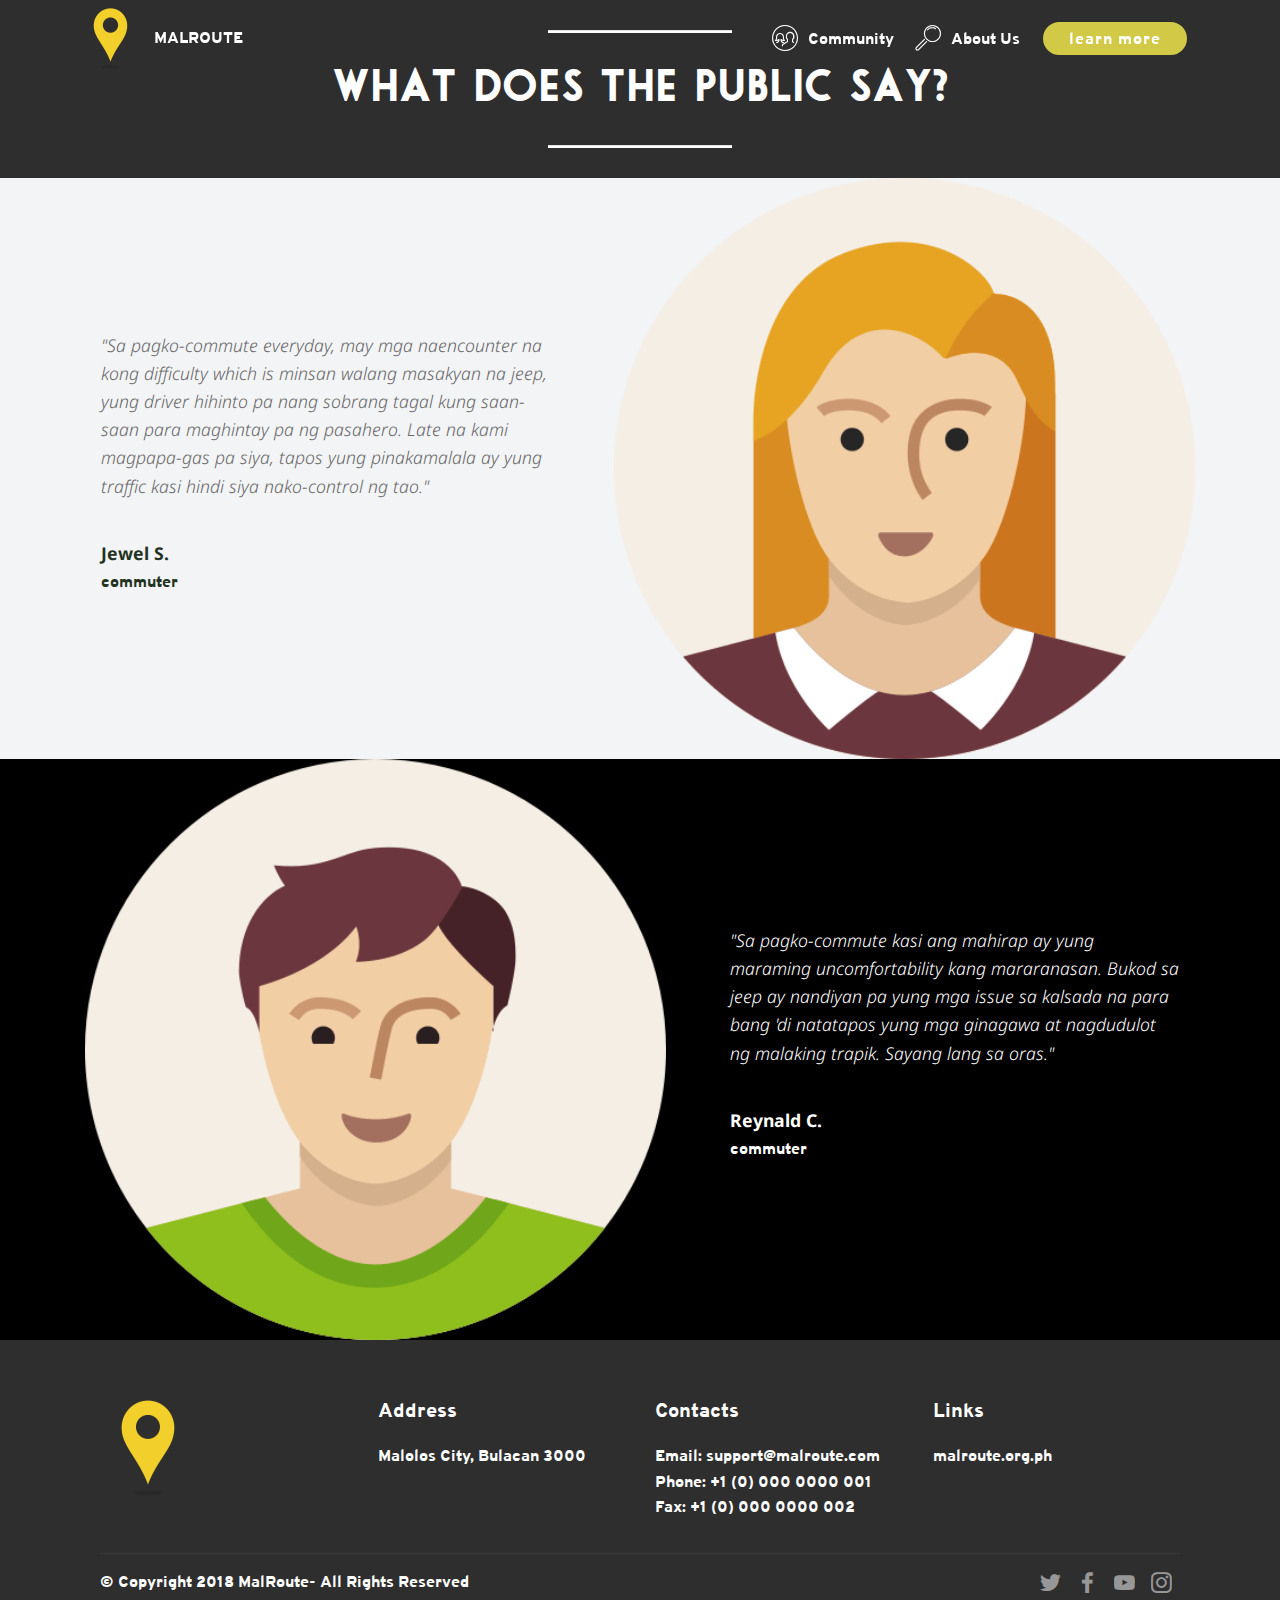
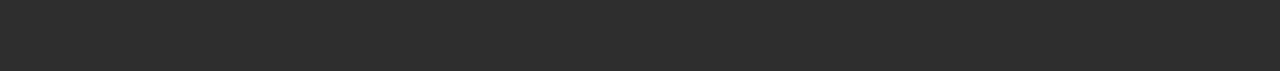
<file: page3.html>
<!DOCTYPE html>
<html >
<head>
  <!-- Site made with Mobirise Website Builder v4.8.1, https://mobirise.com -->
  <meta charset="UTF-8">
  <meta http-equiv="X-UA-Compatible" content="IE=edge">
  <meta name="generator" content="Mobirise v4.8.1, mobirise.com">
  <meta name="viewport" content="width=device-width, initial-scale=1, minimum-scale=1">
  <link rel="shortcut icon" href="assets/images/256-256-56165014858e6dbadaf3ba00d782f125-122x122.png" type="image/x-icon">
  <meta name="description" content="Web Generator Description">
  <title>Community</title>
  <link rel="stylesheet" href="assets/web/assets/mobirise-icons/mobirise-icons.css">
  <link rel="stylesheet" href="assets/tether/tether.min.css">
  <link rel="stylesheet" href="assets/bootstrap/css/bootstrap.min.css">
  <link rel="stylesheet" href="assets/bootstrap/css/bootstrap-grid.min.css">
  <link rel="stylesheet" href="assets/bootstrap/css/bootstrap-reboot.min.css">
  <link rel="stylesheet" href="assets/dropdown/css/style.css">
  <link rel="stylesheet" href="assets/socicon/css/styles.css">
  <link rel="stylesheet" href="assets/theme/css/style.css">
  <link href="assets/fonts/style.css" rel="stylesheet">
  <link rel="stylesheet" href="assets/mobirise/css/mbr-additional.css" type="text/css">
  
  
  
</head>
<body>
  <section class="menu cid-r4FMYBc4GN" once="menu" id="menu1-r">

    

    <nav class="navbar navbar-expand beta-menu navbar-dropdown align-items-center navbar-fixed-top navbar-toggleable-sm bg-color transparent">
        <button class="navbar-toggler navbar-toggler-right" type="button" data-toggle="collapse" data-target="#navbarSupportedContent" aria-controls="navbarSupportedContent" aria-expanded="false" aria-label="Toggle navigation">
            <div class="hamburger">
                <span></span>
                <span></span>
                <span></span>
                <span></span>
            </div>
        </button>
        <div class="menu-logo">
            <div class="navbar-brand">
                <span class="navbar-logo">
                    <a href="https://mobirise.com">
                         <img src="assets/images/256-256-56165014858e6dbadaf3ba00d782f125-122x122.png" alt="Mobirise" title="" style="height: 3.8rem;">
                    </a>
                </span>
                <span class="navbar-caption-wrap"><a class="navbar-caption text-white display-4" href="index.html">MALROUTE</a></span>
            </div>
        </div>
        <div class="collapse navbar-collapse" id="navbarSupportedContent">
            <ul class="navbar-nav nav-dropdown" data-app-modern-menu="true"><li class="nav-item">
                    <a class="nav-link link text-white display-4" href="page3.html"><span class="mbri-users mbr-iconfont mbr-iconfont-btn"></span>Community</a>
                </li>
                <li class="nav-item">
                    <a class="nav-link link text-white display-4" href="page1.html">
                        <span class="mbri-search mbr-iconfont mbr-iconfont-btn"></span>
                        About Us
                    </a>
                </li></ul>
            <div class="navbar-buttons mbr-section-btn"><a class="btn btn-sm btn-success display-4" href="page2.html">learn more
                    </a></div>
        </div>
    </nav>
</section>

<section class="engine"><a href="https://mobiri.se/y">html website templates</a></section><section class="mbr-section article content10 cid-r4G3XXp8KP" id="content10-u">
    
     

    <div class="container">
        <div class="inner-container" style="width: 66%;">
            <hr class="line" style="width: 25%;">
            <div class="section-text align-center mbr-white mbr-fonts-style display-5">What does the public say?</div>
            <hr class="line" style="width: 25%;">
        </div>
    </div>
</section>

<section class="testimonials3 cid-r4G3TRvbui" id="testimonials3-t">

    

    

    <div class="container">
        <div class="media-container-row">
            <div class="media-content px-3 align-self-center mbr-white py-2">
                <p class="mbr-text testimonial-text mbr-fonts-style display-7">
                   "Sa pagko-commute everyday, may mga naencounter na kong difficulty which is minsan walang masakyan na jeep, yung driver hihinto pa nang sobrang tagal kung saan-saan para maghintay pa ng pasahero. Late na kami magpapa-gas pa siya, tapos yung pinakamalala ay yung traffic kasi hindi siya nako-control ng tao."</p>
                <p class="mbr-author-name pt-4 mb-2 mbr-fonts-style display-7">Jewel S.</p>
                <p class="mbr-author-desc mbr-fonts-style display-4">
                   commuter</p>
            </div>

            <div class="mbr-figure pl-lg-5" style="width: 130%;">
              <img src="assets/images/403023-512x512.png" alt="" title="">
            </div>
        </div>
    </div>
</section>

<section class="testimonials2 cid-r4G3Ov6zs1" id="testimonials2-s">

    

    

    <div class="container">
        <div class="media-container-row">
            <div class="mbr-figure pr-lg-5" style="width: 130%;">
              <img src="assets/images/boy-512-512x512.png" alt="" title="">
            </div>
            <div class="media-content px-3 align-self-center mbr-white py-2">
                    <p class="mbr-text testimonial-text mbr-fonts-style display-7">"Sa pagko-commute kasi ang mahirap ay yung maraming uncomfortability kang mararanasan. Bukod sa jeep ay nandiyan pa yung mga issue sa kalsada na para bang 'di natatapos yung mga ginagawa at nagdudulot ng malaking trapik. Sayang lang sa oras."</p>
                    <p class="mbr-author-name pt-4 mb-2 mbr-fonts-style display-7">
                       Reynald C.</p>
                    <p class="mbr-author-desc mbr-fonts-style display-4">
                       commuter</p>
            </div>
        </div>
    </div>
</section>

<section class="cid-r4G7VavcS3" id="footer1-v">

    

    

    <div class="container">
        <div class="media-container-row content text-white">
            <div class="col-12 col-md-3">
                <div class="media-wrap">
                    <a href="https://mobirise.com/">
                        <img src="assets/images/256-256-56165014858e6dbadaf3ba00d782f125-192x192.png" alt="Mobirise" title="">
                    </a>
                </div>
            </div>
            <div class="col-12 col-md-3 mbr-fonts-style display-4">
                <h5 class="pb-3">
                    Address
                </h5>
                <p class="mbr-text">Malolos City, Bulacan 3000</p>
            </div>
            <div class="col-12 col-md-3 mbr-fonts-style display-4">
                <h5 class="pb-3">
                    Contacts
                </h5>
                <p class="mbr-text">
                    Email: support@malroute.com
                    <br>Phone: +1 (0) 000 0000 001
                    <br>Fax: +1 (0) 000 0000 002
                </p>
            </div>
            <div class="col-12 col-md-3 mbr-fonts-style display-4">
                <h5 class="pb-3">
                    Links
                </h5>
                <p class="mbr-text">malroute.org.ph</p>
            </div>
        </div>
        <div class="footer-lower">
            <div class="media-container-row">
                <div class="col-sm-12">
                    <hr>
                </div>
            </div>
            <div class="media-container-row mbr-white">
                <div class="col-sm-6 copyright">
                    <p class="mbr-text mbr-fonts-style display-4">
                        © Copyright 2018 MalRoute- All Rights Reserved
                    </p>
                </div>
                <div class="col-md-6">
                    <div class="social-list align-right">
                        <div class="soc-item">
                            <a href="https://twitter.com/mobirise" target="_blank">
                                <span class="socicon-twitter socicon mbr-iconfont mbr-iconfont-social"></span>
                            </a>
                        </div>
                        <div class="soc-item">
                            <a href="https://www.facebook.com/pages/Mobirise/1616226671953247" target="_blank">
                                <span class="socicon-facebook socicon mbr-iconfont mbr-iconfont-social"></span>
                            </a>
                        </div>
                        <div class="soc-item">
                            <a href="https://www.youtube.com/c/mobirise" target="_blank">
                                <span class="socicon-youtube socicon mbr-iconfont mbr-iconfont-social"></span>
                            </a>
                        </div>
                        <div class="soc-item">
                            <a href="https://instagram.com/mobirise" target="_blank">
                                <span class="socicon-instagram socicon mbr-iconfont mbr-iconfont-social"></span>
                            </a>
                        </div>
                        
                        
                    </div>
                </div>
            </div>
        </div>
    </div>
</section>


  <script src="assets/web/assets/jquery/jquery.min.js"></script>
  <script src="assets/popper/popper.min.js"></script>
  <script src="assets/tether/tether.min.js"></script>
  <script src="assets/bootstrap/js/bootstrap.min.js"></script>
  <script src="assets/smoothscroll/smooth-scroll.js"></script>
  <script src="assets/dropdown/js/script.min.js"></script>
  <script src="assets/touchswipe/jquery.touch-swipe.min.js"></script>
  <script src="assets/theme/js/script.js"></script>
  
  
</body>
</html>
</file>
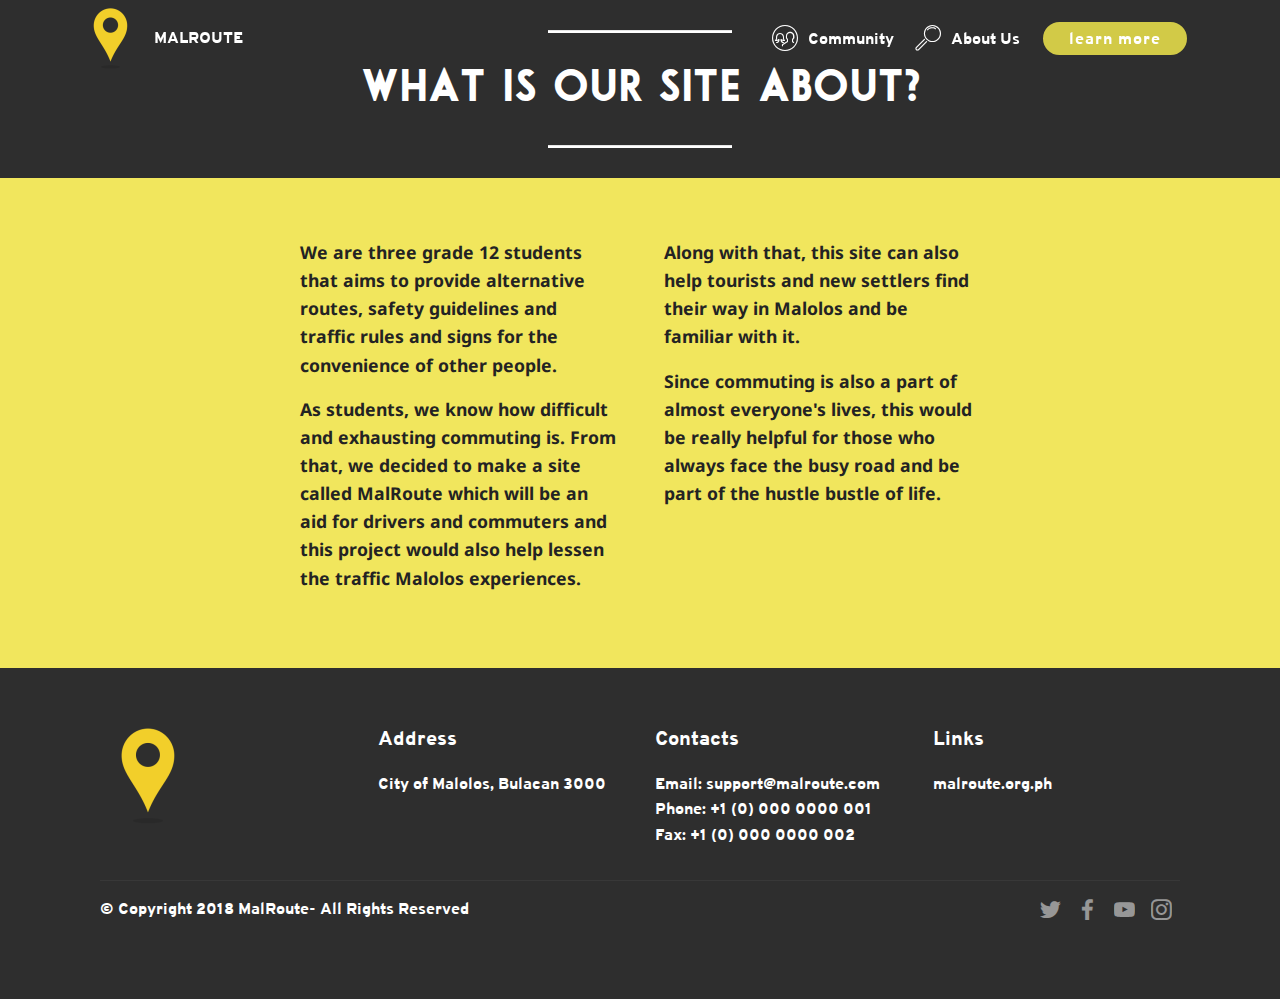
<file: page4.html>
<!DOCTYPE html>
<html >
<head>
  <!-- Site made with Mobirise Website Builder v4.8.1, https://mobirise.com -->
  <meta charset="UTF-8">
  <meta http-equiv="X-UA-Compatible" content="IE=edge">
  <meta name="generator" content="Mobirise v4.8.1, mobirise.com">
  <meta name="viewport" content="width=device-width, initial-scale=1, minimum-scale=1">
  <link rel="shortcut icon" href="assets/images/256-256-56165014858e6dbadaf3ba00d782f125-122x122.png" type="image/x-icon">
  <meta name="description" content="">
  <title>See More</title>
  <link rel="stylesheet" href="assets/web/assets/mobirise-icons/mobirise-icons.css">
  <link rel="stylesheet" href="assets/tether/tether.min.css">
  <link rel="stylesheet" href="assets/bootstrap/css/bootstrap.min.css">
  <link rel="stylesheet" href="assets/bootstrap/css/bootstrap-grid.min.css">
  <link rel="stylesheet" href="assets/bootstrap/css/bootstrap-reboot.min.css">
  <link rel="stylesheet" href="assets/dropdown/css/style.css">
  <link rel="stylesheet" href="assets/socicon/css/styles.css">
  <link rel="stylesheet" href="assets/theme/css/style.css">
  <link href="assets/fonts/style.css" rel="stylesheet">
  <link rel="stylesheet" href="assets/mobirise/css/mbr-additional.css" type="text/css">
  
  
  
</head>
<body>
  <section class="menu cid-r4Gj6FgMdp" once="menu" id="menu1-10">

    

    <nav class="navbar navbar-expand beta-menu navbar-dropdown align-items-center navbar-fixed-top navbar-toggleable-sm bg-color transparent">
        <button class="navbar-toggler navbar-toggler-right" type="button" data-toggle="collapse" data-target="#navbarSupportedContent" aria-controls="navbarSupportedContent" aria-expanded="false" aria-label="Toggle navigation">
            <div class="hamburger">
                <span></span>
                <span></span>
                <span></span>
                <span></span>
            </div>
        </button>
        <div class="menu-logo">
            <div class="navbar-brand">
                <span class="navbar-logo">
                    <a href="https://mobirise.com">
                         <img src="assets/images/256-256-56165014858e6dbadaf3ba00d782f125-122x122.png" alt="Mobirise" title="" style="height: 3.8rem;">
                    </a>
                </span>
                <span class="navbar-caption-wrap"><a class="navbar-caption text-white display-4" href="index.html">MALROUTE</a></span>
            </div>
        </div>
        <div class="collapse navbar-collapse" id="navbarSupportedContent">
            <ul class="navbar-nav nav-dropdown" data-app-modern-menu="true"><li class="nav-item">
                    <a class="nav-link link text-white display-4" href="page3.html"><span class="mbri-users mbr-iconfont mbr-iconfont-btn"></span>Community</a>
                </li>
                <li class="nav-item">
                    <a class="nav-link link text-white display-4" href="page1.html">
                        <span class="mbri-search mbr-iconfont mbr-iconfont-btn"></span>
                        About Us
                    </a>
                </li></ul>
            <div class="navbar-buttons mbr-section-btn"><a class="btn btn-sm btn-success display-4" href="page2.html">learn more
                    </a></div>
        </div>
    </nav>
</section>

<section class="engine"><a href="https://mobiri.se/x">free css templates</a></section><section class="mbr-section article content10 cid-r4Gj6Hc0zF" id="content10-11">
    
     

    <div class="container">
        <div class="inner-container" style="width: 66%;">
            <hr class="line" style="width: 25%;">
            <div class="section-text align-center mbr-white mbr-fonts-style display-5">
                    What is our site about?</div>
            <hr class="line" style="width: 25%;">
        </div>
    </div>
</section>

<section class="mbr-section article content3 cid-r4GjrdA913" id="content3-14">
      
     

    <div class="container">
        <div class="media-container-row">
            <div class="row col-12 col-md-8">
                <div class="col-12 col-md-6 pr-lg-4 mbr-text mbr-fonts-style display-7"><p><strong>We are three grade 12 students that aims to provide alternative routes, safety guidelines and traffic rules and signs for the convenience of other people.</strong></p><p><strong>As students, we know how difficult and exhausting commuting is. From that, we decided to make a site called MalRoute which will be an aid for drivers and commuters and this project would also help lessen the traffic Malolos experiences.</strong></p></div>
                <div class="col-12 col-md-6 pl-lg-4 mbr-text mbr-fonts-style display-7"><p><strong>Along with that, this site can also help tourists and new settlers find their way in Malolos and be familiar with it.&nbsp;</strong></p><p><strong>Since commuting is also a part of almost everyone's lives, this would be really helpful for those who always face the busy road and be part of the hustle bustle of life.&nbsp;</strong></p><p><br></p></div>
            </div>
        </div>
    </div>
</section>

<section class="cid-r4Gj6N5q8Y" id="footer1-13">

    

    

    <div class="container">
        <div class="media-container-row content text-white">
            <div class="col-12 col-md-3">
                <div class="media-wrap">
                    <a href="https://mobirise.com/">
                        <img src="assets/images/256-256-56165014858e6dbadaf3ba00d782f125-192x192.png" alt="Mobirise" title="">
                    </a>
                </div>
            </div>
            <div class="col-12 col-md-3 mbr-fonts-style display-4">
                <h5 class="pb-3">
                    Address
                </h5>
                <p class="mbr-text">City of Malolos, Bulacan 3000</p>
            </div>
            <div class="col-12 col-md-3 mbr-fonts-style display-4">
                <h5 class="pb-3">
                    Contacts
                </h5>
                <p class="mbr-text">
                    Email: support@malroute.com
                    <br>Phone: +1 (0) 000 0000 001
                    <br>Fax: +1 (0) 000 0000 002
                </p>
            </div>
            <div class="col-12 col-md-3 mbr-fonts-style display-4">
                <h5 class="pb-3">
                    Links
                </h5>
                <p class="mbr-text">malroute.org.ph</p>
            </div>
        </div>
        <div class="footer-lower">
            <div class="media-container-row">
                <div class="col-sm-12">
                    <hr>
                </div>
            </div>
            <div class="media-container-row mbr-white">
                <div class="col-sm-6 copyright">
                    <p class="mbr-text mbr-fonts-style display-4">
                        © Copyright 2018 MalRoute- All Rights Reserved
                    </p>
                </div>
                <div class="col-md-6">
                    <div class="social-list align-right">
                        <div class="soc-item">
                            <a href="https://twitter.com/mobirise" target="_blank">
                                <span class="socicon-twitter socicon mbr-iconfont mbr-iconfont-social"></span>
                            </a>
                        </div>
                        <div class="soc-item">
                            <a href="https://www.facebook.com/pages/Mobirise/1616226671953247" target="_blank">
                                <span class="socicon-facebook socicon mbr-iconfont mbr-iconfont-social"></span>
                            </a>
                        </div>
                        <div class="soc-item">
                            <a href="https://www.youtube.com/c/mobirise" target="_blank">
                                <span class="socicon-youtube socicon mbr-iconfont mbr-iconfont-social"></span>
                            </a>
                        </div>
                        <div class="soc-item">
                            <a href="https://instagram.com/mobirise" target="_blank">
                                <span class="socicon-instagram socicon mbr-iconfont mbr-iconfont-social"></span>
                            </a>
                        </div>
                        
                        
                    </div>
                </div>
            </div>
        </div>
    </div>
</section>


  <script src="assets/web/assets/jquery/jquery.min.js"></script>
  <script src="assets/popper/popper.min.js"></script>
  <script src="assets/tether/tether.min.js"></script>
  <script src="assets/bootstrap/js/bootstrap.min.js"></script>
  <script src="assets/smoothscroll/smooth-scroll.js"></script>
  <script src="assets/dropdown/js/script.min.js"></script>
  <script src="assets/touchswipe/jquery.touch-swipe.min.js"></script>
  <script src="assets/theme/js/script.js"></script>
  
  
</body>
</html>
</file>
<file: assets/web/assets/mobirise-icons/mobirise-icons.css>
@font-face {
  font-family: 'MobiriseIcons';
  src:  url('mobirise-icons.eot?spat4u');
  src:  url('mobirise-icons.eot?spat4u#iefix') format('embedded-opentype'),
    url('mobirise-icons.ttf?spat4u') format('truetype'),
    url('mobirise-icons.woff?spat4u') format('woff'),
    url('mobirise-icons.svg?spat4u#MobiriseIcons') format('svg');
  font-weight: normal;
  font-style: normal;
}

[class^="mbri-"], [class*=" mbri-"] {
  /* use !important to prevent issues with browser extensions that change fonts */
  font-family: MobiriseIcons !important;
  speak: none;
  font-style: normal;
  font-weight: normal;
  font-variant: normal;
  text-transform: none;
  line-height: 1;

  /* Better Font Rendering =========== */
  -webkit-font-smoothing: antialiased;
  -moz-osx-font-smoothing: grayscale;
}

.mbri-add-submenu:before {
  content: "\e900";
}
.mbri-alert:before {
  content: "\e901";
}
.mbri-align-center:before {
  content: "\e902";
}
.mbri-align-justify:before {
  content: "\e903";
}
.mbri-align-left:before {
  content: "\e904";
}
.mbri-align-right:before {
  content: "\e905";
}
.mbri-android:before {
  content: "\e906";
}
.mbri-apple:before {
  content: "\e907";
}
.mbri-arrow-down:before {
  content: "\e908";
}
.mbri-arrow-next:before {
  content: "\e909";
}
.mbri-arrow-prev:before {
  content: "\e90a";
}
.mbri-arrow-up:before {
  content: "\e90b";
}
.mbri-bold:before {
  content: "\e90c";
}
.mbri-bookmark:before {
  content: "\e90d";
}
.mbri-bootstrap:before {
  content: "\e90e";
}
.mbri-briefcase:before {
  content: "\e90f";
}
.mbri-browse:before {
  content: "\e910";
}
.mbri-bulleted-list:before {
  content: "\e911";
}
.mbri-calendar:before {
  content: "\e912";
}
.mbri-camera:before {
  content: "\e913";
}
.mbri-cart-add:before {
  content: "\e914";
}
.mbri-cart-full:before {
  content: "\e915";
}
.mbri-cash:before {
  content: "\e916";
}
.mbri-change-style:before {
  content: "\e917";
}
.mbri-chat:before {
  content: "\e918";
}
.mbri-clock:before {
  content: "\e919";
}
.mbri-close:before {
  content: "\e91a";
}
.mbri-cloud:before {
  content: "\e91b";
}
.mbri-code:before {
  content: "\e91c";
}
.mbri-contact-form:before {
  content: "\e91d";
}
.mbri-credit-card:before {
  content: "\e91e";
}
.mbri-cursor-click:before {
  content: "\e91f";
}
.mbri-cust-feedback:before {
  content: "\e920";
}
.mbri-database:before {
  content: "\e921";
}
.mbri-delivery:before {
  content: "\e922";
}
.mbri-desktop:before {
  content: "\e923";
}
.mbri-devices:before {
  content: "\e924";
}
.mbri-down:before {
  content: "\e925";
}
.mbri-download:before {
  content: "\e989";
}
.mbri-drag-n-drop:before {
  content: "\e927";
}
.mbri-drag-n-drop2:before {
  content: "\e928";
}
.mbri-edit:before {
  content: "\e929";
}
.mbri-edit2:before {
  content: "\e92a";
}
.mbri-error:before {
  content: "\e92b";
}
.mbri-extension:before {
  content: "\e92c";
}
.mbri-features:before {
  content: "\e92d";
}
.mbri-file:before {
  content: "\e92e";
}
.mbri-flag:before {
  content: "\e92f";
}
.mbri-folder:before {
  content: "\e930";
}
.mbri-gift:before {
  content: "\e931";
}
.mbri-github:before {
  content: "\e932";
}
.mbri-globe:before {
  content: "\e933";
}
.mbri-globe-2:before {
  content: "\e934";
}
.mbri-growing-chart:before {
  content: "\e935";
}
.mbri-hearth:before {
  content: "\e936";
}
.mbri-help:before {
  content: "\e937";
}
.mbri-home:before {
  content: "\e938";
}
.mbri-hot-cup:before {
  content: "\e939";
}
.mbri-idea:before {
  content: "\e93a";
}
.mbri-image-gallery:before {
  content: "\e93b";
}
.mbri-image-slider:before {
  content: "\e93c";
}
.mbri-info:before {
  content: "\e93d";
}
.mbri-italic:before {
  content: "\e93e";
}
.mbri-key:before {
  content: "\e93f";
}
.mbri-laptop:before {
  content: "\e940";
}
.mbri-layers:before {
  content: "\e941";
}
.mbri-left-right:before {
  content: "\e942";
}
.mbri-left:before {
  content: "\e943";
}
.mbri-letter:before {
  content: "\e944";
}
.mbri-like:before {
  content: "\e945";
}
.mbri-link:before {
  content: "\e946";
}
.mbri-lock:before {
  content: "\e947";
}
.mbri-login:before {
  content: "\e948";
}
.mbri-logout:before {
  content: "\e949";
}
.mbri-magic-stick:before {
  content: "\e94a";
}
.mbri-map-pin:before {
  content: "\e94b";
}
.mbri-menu:before {
  content: "\e94c";
}
.mbri-mobile:before {
  content: "\e94d";
}
.mbri-mobile2:before {
  content: "\e94e";
}
.mbri-mobirise:before {
  content: "\e94f";
}
.mbri-more-horizontal:before {
  content: "\e950";
}
.mbri-more-vertical:before {
  content: "\e951";
}
.mbri-music:before {
  content: "\e952";
}
.mbri-new-file:before {
  content: "\e953";
}
.mbri-numbered-list:before {
  content: "\e954";
}
.mbri-opened-folder:before {
  content: "\e955";
}
.mbri-pages:before {
  content: "\e956";
}
.mbri-paper-plane:before {
  content: "\e957";
}
.mbri-paperclip:before {
  content: "\e958";
}
.mbri-photo:before {
  content: "\e959";
}
.mbri-photos:before {
  content: "\e95a";
}
.mbri-pin:before {
  content: "\e95b";
}
.mbri-play:before {
  content: "\e95c";
}
.mbri-plus:before {
  content: "\e95d";
}
.mbri-preview:before {
  content: "\e95e";
}
.mbri-print:before {
  content: "\e95f";
}
.mbri-protect:before {
  content: "\e960";
}
.mbri-question:before {
  content: "\e961";
}
.mbri-quote-left:before {
  content: "\e962";
}
.mbri-quote-right:before {
  content: "\e963";
}
.mbri-refresh:before {
  content: "\e964";
}
.mbri-responsive:before {
  content: "\e965";
}
.mbri-right:before {
  content: "\e966";
}
.mbri-rocket:before {
  content: "\e967";
}
.mbri-sad-face:before {
  content: "\e968";
}
.mbri-sale:before {
  content: "\e969";
}
.mbri-save:before {
  content: "\e96a";
}
.mbri-search:before {
  content: "\e96b";
}
.mbri-setting:before {
  content: "\e96c";
}
.mbri-setting2:before {
  content: "\e96d";
}
.mbri-setting3:before {
  content: "\e96e";
}
.mbri-share:before {
  content: "\e96f";
}
.mbri-shopping-bag:before {
  content: "\e970";
}
.mbri-shopping-basket:before {
  content: "\e971";
}
.mbri-shopping-cart:before {
  content: "\e972";
}
.mbri-sites:before {
  content: "\e973";
}
.mbri-smile-face:before {
  content: "\e974";
}
.mbri-speed:before {
  content: "\e975";
}
.mbri-star:before {
  content: "\e976";
}
.mbri-success:before {
  content: "\e977";
}
.mbri-sun:before {
  content: "\e978";
}
.mbri-sun2:before {
  content: "\e979";
}
.mbri-tablet:before {
  content: "\e97a";
}
.mbri-tablet-vertical:before {
  content: "\e97b";
}
.mbri-target:before {
  content: "\e97c";
}
.mbri-timer:before {
  content: "\e97d";
}
.mbri-to-ftp:before {
  content: "\e97e";
}
.mbri-to-local-drive:before {
  content: "\e97f";
}
.mbri-touch-swipe:before {
  content: "\e980";
}
.mbri-touch:before {
  content: "\e981";
}
.mbri-trash:before {
  content: "\e982";
}
.mbri-underline:before {
  content: "\e983";
}
.mbri-unlink:before {
  content: "\e984";
}
.mbri-unlock:before {
  content: "\e985";
}
.mbri-up-down:before {
  content: "\e986";
}
.mbri-up:before {
  content: "\e987";
}
.mbri-update:before {
  content: "\e988";
}
.mbri-upload:before {
 content: "\e926"; 
}
.mbri-user:before {
  content: "\e98a";
}
.mbri-user2:before {
  content: "\e98b";
}
.mbri-users:before {
  content: "\e98c";
}
.mbri-video:before {
  content: "\e98d";
}
.mbri-video-play:before {
  content: "\e98e";
}
.mbri-watch:before {
  content: "\e98f";
}
.mbri-website-theme:before {
  content: "\e990";
}
.mbri-wifi:before {
  content: "\e991";
}
.mbri-windows:before {
  content: "\e992";
}
.mbri-zoom-out:before {
  content: "\e993";
}
.mbri-redo:before {
  content: "\e994";
}
.mbri-undo:before {
  content: "\e995";
}
</file>
<file: assets/dropdown/css/style.css>
.navbar-dropdown {
  left: 0;
  padding: 0;
  position: absolute;
  right: 0;
  top: 0;
  transition: all 0.45s ease;
  z-index: 1030;
  background: #282828; }
  .navbar-dropdown .navbar-logo {
    margin-right: 0.8rem;
    transition: margin 0.3s ease-in-out;
    vertical-align: middle; }
    .navbar-dropdown .navbar-logo img {
      height: 3.125rem;
      transition: all 0.3s ease-in-out; }
    .navbar-dropdown .navbar-logo.mbr-iconfont {
      font-size: 3.125rem;
      line-height: 3.125rem; }
  .navbar-dropdown .navbar-caption {
    font-weight: 700;
    white-space: normal;
    vertical-align: -4px;
    line-height: 3.125rem !important; }
    .navbar-dropdown .navbar-caption, .navbar-dropdown .navbar-caption:hover {
      color: inherit;
      text-decoration: none; }
  .navbar-dropdown .mbr-iconfont + .navbar-caption {
    vertical-align: -1px; }
  .navbar-dropdown.navbar-fixed-top {
    position: fixed; }
  .navbar-dropdown .navbar-brand span {
    vertical-align: -4px; }
  .navbar-dropdown.bg-color.transparent {
    background: none; }
  .navbar-dropdown.navbar-short .navbar-brand {
    padding: 0.625rem 0; }
    .navbar-dropdown.navbar-short .navbar-brand span {
      vertical-align: -1px; }
  .navbar-dropdown.navbar-short .navbar-caption {
    line-height: 2.375rem !important;
    vertical-align: -2px; }
  .navbar-dropdown.navbar-short .navbar-logo {
    margin-right: 0.5rem; }
    .navbar-dropdown.navbar-short .navbar-logo img {
      height: 2.375rem; }
    .navbar-dropdown.navbar-short .navbar-logo.mbr-iconfont {
      font-size: 2.375rem;
      line-height: 2.375rem; }
  .navbar-dropdown.navbar-short .mbr-table-cell {
    height: 3.625rem; }
  .navbar-dropdown .navbar-close {
    left: 0.6875rem;
    position: fixed;
    top: 0.75rem;
    z-index: 1000; }
  .navbar-dropdown .hamburger-icon {
    content: "";
    display: inline-block;
    vertical-align: middle;
    width: 16px;
    -webkit-box-shadow: 0 -6px 0 1px #282828,0 0 0 1px #282828,0 6px 0 1px #282828;
    -moz-box-shadow: 0 -6px 0 1px #282828,0 0 0 1px #282828,0 6px 0 1px #282828;
    box-shadow: 0 -6px 0 1px #282828,0 0 0 1px #282828,0 6px 0 1px #282828; }

.dropdown-menu .dropdown-toggle[data-toggle="dropdown-submenu"]::after {
  border-bottom: 0.35em solid transparent;
  border-left: 0.35em solid;
  border-right: 0;
  border-top: 0.35em solid transparent;
  margin-left: 0.3rem; }

.dropdown-menu .dropdown-item:focus {
  outline: 0; }

.nav-dropdown {
  font-size: 0.75rem;
  font-weight: 500;
  height: auto !important; }
  .nav-dropdown .nav-btn {
    padding-left: 1rem; }
  .nav-dropdown .link {
    margin: .667em 1.667em;
    font-weight: 500;
    padding: 0;
    transition: color .2s ease-in-out; }
    .nav-dropdown .link.dropdown-toggle {
      margin-right: 2.583em; }
      .nav-dropdown .link.dropdown-toggle::after {
        margin-left: .25rem;
        border-top: 0.35em solid;
        border-right: 0.35em solid transparent;
        border-left: 0.35em solid transparent;
        border-bottom: 0; }
      .nav-dropdown .link.dropdown-toggle[aria-expanded="true"] {
        margin: 0;
        padding: 0.667em 3.263em  0.667em 1.667em; }
  .nav-dropdown .link::after,
  .nav-dropdown .dropdown-item::after {
    color: inherit; }
  .nav-dropdown .btn {
    font-size: 0.75rem;
    font-weight: 700;
    letter-spacing: 0;
    margin-bottom: 0;
    padding-left: 1.25rem;
    padding-right: 1.25rem; }
  .nav-dropdown .dropdown-menu {
    border-radius: 0;
    border: 0;
    left: 0;
    margin: 0;
    padding-bottom: 1.25rem;
    padding-top: 1.25rem;
    position: relative; }
  .nav-dropdown .dropdown-submenu {
    margin-left: 0.125rem;
    top: 0; }
  .nav-dropdown .dropdown-item {
    font-weight: 500;
    line-height: 2;
    padding: 0.3846em 4.615em 0.3846em 1.5385em;
    position: relative;
    transition: color .2s ease-in-out, background-color .2s ease-in-out; }
    .nav-dropdown .dropdown-item::after {
      margin-top: -0.3077em;
      position: absolute;
      right: 1.1538em;
      top: 50%; }
    .nav-dropdown .dropdown-item:focus, .nav-dropdown .dropdown-item:hover {
      background: none; }

@media (max-width: 767px) {
  .nav-dropdown.navbar-toggleable-sm {
    bottom: 0;
    display: none;
    left: 0;
    overflow-x: hidden;
    position: fixed;
    top: 0;
    transform: translateX(-100%);
    -ms-transform: translateX(-100%);
    -webkit-transform: translateX(-100%);
    width: 18.75rem;
    z-index: 999; } }
.nav-dropdown.navbar-toggleable-xl {
  bottom: 0;
  display: none;
  left: 0;
  overflow-x: hidden;
  position: fixed;
  top: 0;
  transform: translateX(-100%);
  -ms-transform: translateX(-100%);
  -webkit-transform: translateX(-100%);
  width: 18.75rem;
  z-index: 999; }

.nav-dropdown-sm {
  display: block !important;
  overflow-x: hidden;
  overflow: auto;
  padding-top: 3.875rem; }
  .nav-dropdown-sm::after {
    content: "";
    display: block;
    height: 3rem;
    width: 100%; }
  .nav-dropdown-sm.collapse.in ~ .navbar-close {
    display: block !important; }
  .nav-dropdown-sm.collapsing, .nav-dropdown-sm.collapse.in {
    transform: translateX(0);
    -ms-transform: translateX(0);
    -webkit-transform: translateX(0);
    transition: all 0.25s ease-out;
    -webkit-transition: all 0.25s ease-out;
    background: #282828; }
  .nav-dropdown-sm.collapsing[aria-expanded="false"] {
    transform: translateX(-100%);
    -ms-transform: translateX(-100%);
    -webkit-transform: translateX(-100%); }
  .nav-dropdown-sm .nav-item {
    display: block;
    margin-left: 0 !important;
    padding-left: 0; }
  .nav-dropdown-sm .link,
  .nav-dropdown-sm .dropdown-item {
    border-top: 1px dotted rgba(255, 255, 255, 0.1);
    font-size: 0.8125rem;
    line-height: 1.6;
    margin: 0 !important;
    padding: 0.875rem 2.4rem 0.875rem 1.5625rem !important;
    position: relative;
    white-space: normal; }
    .nav-dropdown-sm .link:focus, .nav-dropdown-sm .link:hover,
    .nav-dropdown-sm .dropdown-item:focus,
    .nav-dropdown-sm .dropdown-item:hover {
      background: rgba(0, 0, 0, 0.2) !important;
      color: #c0a375; }
  .nav-dropdown-sm .nav-btn {
    position: relative;
    padding: 1.5625rem 1.5625rem 0 1.5625rem; }
    .nav-dropdown-sm .nav-btn::before {
      border-top: 1px dotted rgba(255, 255, 255, 0.1);
      content: "";
      left: 0;
      position: absolute;
      top: 0;
      width: 100%; }
    .nav-dropdown-sm .nav-btn + .nav-btn {
      padding-top: 0.625rem; }
      .nav-dropdown-sm .nav-btn + .nav-btn::before {
        display: none; }
  .nav-dropdown-sm .btn {
    padding: 0.625rem 0; }
  .nav-dropdown-sm .dropdown-toggle[data-toggle="dropdown-submenu"]::after {
    margin-left: .25rem;
    border-top: 0.35em solid;
    border-right: 0.35em solid transparent;
    border-left: 0.35em solid transparent;
    border-bottom: 0; }
  .nav-dropdown-sm .dropdown-toggle[data-toggle="dropdown-submenu"][aria-expanded="true"]::after {
    border-top: 0;
    border-right: 0.35em solid transparent;
    border-left: 0.35em solid transparent;
    border-bottom: 0.35em solid; }
  .nav-dropdown-sm .dropdown-menu {
    margin: 0;
    padding: 0;
    position: relative;
    top: 0;
    left: 0;
    width: 100%;
    border: 0;
    float: none;
    border-radius: 0;
    background: none; }
  .nav-dropdown-sm .dropdown-submenu {
    left: 100%;
    margin-left: 0.125rem;
    margin-top: -1.25rem;
    top: 0; }

.navbar-toggleable-sm .nav-dropdown .dropdown-menu {
  position: absolute; }

.navbar-toggleable-sm .nav-dropdown .dropdown-submenu {
  left: 100%;
  margin-left: 0.125rem;
  margin-top: -1.25rem;
  top: 0; }

.navbar-toggleable-sm.opened .nav-dropdown .dropdown-menu {
  position: relative; }

.navbar-toggleable-sm.opened .nav-dropdown .dropdown-submenu {
  left: 0;
  margin-left: 00rem;
  margin-top: 0rem;
  top: 0; }

.is-builder .nav-dropdown.collapsing {
  transition: none !important; }

/*# sourceMappingURL=style.css.map */
</file>
<file: assets/socicon/css/styles.css>
@charset "UTF-8";

@font-face {
  font-family: "socicon";
  src:url("../fonts/socicon.eot");
  src:url("../fonts/socicon.eot?#iefix") format("embedded-opentype"),
    url("../fonts/socicon.woff") format("woff"),
    url("../fonts/socicon.ttf") format("truetype"),
    url("../fonts/socicon.svg#socicon") format("svg");
  font-weight: normal;
  font-style: normal;

}

[data-icon]:before {
  font-family: "socicon" !important;
  content: attr(data-icon);
  font-style: normal !important;
  font-weight: normal !important;
  font-variant: normal !important;
  text-transform: none !important;
  speak: none;
  line-height: 1;
  -webkit-font-smoothing: antialiased;
  -moz-osx-font-smoothing: grayscale;
}

[class^="socicon-"]:before,
[class*=" socicon-"]:before {
  font-family: "socicon" !important;
  font-style: normal !important;
  font-weight: normal !important;
  font-variant: normal !important;
  text-transform: none !important;
  speak: none;
  line-height: 1;
  -webkit-font-smoothing: antialiased;
  -moz-osx-font-smoothing: grayscale;
}

.socicon-modelmayhem:before {
  content: "\e000";
}
.socicon-mixcloud:before {
  content: "\e001";
}
.socicon-drupal:before {
  content: "\e002";
}
.socicon-swarm:before {
  content: "\e003";
}
.socicon-istock:before {
  content: "\e004";
}
.socicon-yammer:before {
  content: "\e005";
}
.socicon-ello:before {
  content: "\e006";
}
.socicon-stackoverflow:before {
  content: "\e007";
}
.socicon-persona:before {
  content: "\e008";
}
.socicon-triplej:before {
  content: "\e009";
}
.socicon-houzz:before {
  content: "\e00a";
}
.socicon-rss:before {
  content: "\e00b";
}
.socicon-paypal:before {
  content: "\e00c";
}
.socicon-odnoklassniki:before {
  content: "\e00d";
}
.socicon-airbnb:before {
  content: "\e00e";
}
.socicon-periscope:before {
  content: "\e00f";
}
.socicon-outlook:before {
  content: "\e010";
}
.socicon-coderwall:before {
  content: "\e011";
}
.socicon-tripadvisor:before {
  content: "\e012";
}
.socicon-appnet:before {
  content: "\e013";
}
.socicon-goodreads:before {
  content: "\e014";
}
.socicon-tripit:before {
  content: "\e015";
}
.socicon-lanyrd:before {
  content: "\e016";
}
.socicon-slideshare:before {
  content: "\e017";
}
.socicon-buffer:before {
  content: "\e018";
}
.socicon-disqus:before {
  content: "\e019";
}
.socicon-vkontakte:before {
  content: "\e01a";
}
.socicon-whatsapp:before {
  content: "\e01b";
}
.socicon-patreon:before {
  content: "\e01c";
}
.socicon-storehouse:before {
  content: "\e01d";
}
.socicon-pocket:before {
  content: "\e01e";
}
.socicon-mail:before {
  content: "\e01f";
}
.socicon-blogger:before {
  content: "\e020";
}
.socicon-technorati:before {
  content: "\e021";
}
.socicon-reddit:before {
  content: "\e022";
}
.socicon-dribbble:before {
  content: "\e023";
}
.socicon-stumbleupon:before {
  content: "\e024";
}
.socicon-digg:before {
  content: "\e025";
}
.socicon-envato:before {
  content: "\e026";
}
.socicon-behance:before {
  content: "\e027";
}
.socicon-delicious:before {
  content: "\e028";
}
.socicon-deviantart:before {
  content: "\e029";
}
.socicon-forrst:before {
  content: "\e02a";
}
.socicon-play:before {
  content: "\e02b";
}
.socicon-zerply:before {
  content: "\e02c";
}
.socicon-wikipedia:before {
  content: "\e02d";
}
.socicon-apple:before {
  content: "\e02e";
}
.socicon-flattr:before {
  content: "\e02f";
}
.socicon-github:before {
  content: "\e030";
}
.socicon-renren:before {
  content: "\e031";
}
.socicon-friendfeed:before {
  content: "\e032";
}
.socicon-newsvine:before {
  content: "\e033";
}
.socicon-identica:before {
  content: "\e034";
}
.socicon-bebo:before {
  content: "\e035";
}
.socicon-zynga:before {
  content: "\e036";
}
.socicon-steam:before {
  content: "\e037";
}
.socicon-xbox:before {
  content: "\e038";
}
.socicon-windows:before {
  content: "\e039";
}
.socicon-qq:before {
  content: "\e03a";
}
.socicon-douban:before {
  content: "\e03b";
}
.socicon-meetup:before {
  content: "\e03c";
}
.socicon-playstation:before {
  content: "\e03d";
}
.socicon-android:before {
  content: "\e03e";
}
.socicon-snapchat:before {
  content: "\e03f";
}
.socicon-twitter:before {
  content: "\e040";
}
.socicon-facebook:before {
  content: "\e041";
}
.socicon-googleplus:before {
  content: "\e042";
}
.socicon-pinterest:before {
  content: "\e043";
}
.socicon-foursquare:before {
  content: "\e044";
}
.socicon-yahoo:before {
  content: "\e045";
}
.socicon-skype:before {
  content: "\e046";
}
.socicon-yelp:before {
  content: "\e047";
}
.socicon-feedburner:before {
  content: "\e048";
}
.socicon-linkedin:before {
  content: "\e049";
}
.socicon-viadeo:before {
  content: "\e04a";
}
.socicon-xing:before {
  content: "\e04b";
}
.socicon-myspace:before {
  content: "\e04c";
}
.socicon-soundcloud:before {
  content: "\e04d";
}
.socicon-spotify:before {
  content: "\e04e";
}
.socicon-grooveshark:before {
  content: "\e04f";
}
.socicon-lastfm:before {
  content: "\e050";
}
.socicon-youtube:before {
  content: "\e051";
}
.socicon-vimeo:before {
  content: "\e052";
}
.socicon-dailymotion:before {
  content: "\e053";
}
.socicon-vine:before {
  content: "\e054";
}
.socicon-flickr:before {
  content: "\e055";
}
.socicon-500px:before {
  content: "\e056";
}
.socicon-wordpress:before {
  content: "\e058";
}
.socicon-tumblr:before {
  content: "\e059";
}
.socicon-twitch:before {
  content: "\e05a";
}
.socicon-8tracks:before {
  content: "\e05b";
}
.socicon-amazon:before {
  content: "\e05c";
}
.socicon-icq:before {
  content: "\e05d";
}
.socicon-smugmug:before {
  content: "\e05e";
}
.socicon-ravelry:before {
  content: "\e05f";
}
.socicon-weibo:before {
  content: "\e060";
}
.socicon-baidu:before {
  content: "\e061";
}
.socicon-angellist:before {
  content: "\e062";
}
.socicon-ebay:before {
  content: "\e063";
}
.socicon-imdb:before {
  content: "\e064";
}
.socicon-stayfriends:before {
  content: "\e065";
}
.socicon-residentadvisor:before {
  content: "\e066";
}
.socicon-google:before {
  content: "\e067";
}
.socicon-yandex:before {
  content: "\e068";
}
.socicon-sharethis:before {
  content: "\e069";
}
.socicon-bandcamp:before {
  content: "\e06a";
}
.socicon-itunes:before {
  content: "\e06b";
}
.socicon-deezer:before {
  content: "\e06c";
}
.socicon-telegram:before {
  content: "\e06e";
}
.socicon-openid:before {
  content: "\e06f";
}
.socicon-amplement:before {
  content: "\e070";
}
.socicon-viber:before {
  content: "\e071";
}
.socicon-zomato:before {
  content: "\e072";
}
.socicon-draugiem:before {
  content: "\e074";
}
.socicon-endomodo:before {
  content: "\e075";
}
.socicon-filmweb:before {
  content: "\e076";
}
.socicon-stackexchange:before {
  content: "\e077";
}
.socicon-wykop:before {
  content: "\e078";
}
.socicon-teamspeak:before {
  content: "\e079";
}
.socicon-teamviewer:before {
  content: "\e07a";
}
.socicon-ventrilo:before {
  content: "\e07b";
}
.socicon-younow:before {
  content: "\e07c";
}
.socicon-raidcall:before {
  content: "\e07d";
}
.socicon-mumble:before {
  content: "\e07e";
}
.socicon-medium:before {
  content: "\e06d";
}
.socicon-bebee:before {
  content: "\e07f";
}
.socicon-hitbox:before {
  content: "\e080";
}
.socicon-reverbnation:before {
  content: "\e081";
}
.socicon-formulr:before {
  content: "\e082";
}
.socicon-instagram:before {
  content: "\e057";
}
.socicon-battlenet:before {
  content: "\e083";
}
.socicon-chrome:before {
  content: "\e084";
}
.socicon-discord:before {
  content: "\e086";
}
.socicon-issuu:before {
  content: "\e087";
}
.socicon-macos:before {
  content: "\e088";
}
.socicon-firefox:before {
  content: "\e089";
}
.socicon-opera:before {
  content: "\e08d";
}
.socicon-keybase:before {
  content: "\e090";
}
.socicon-alliance:before {
  content: "\e091";
}
.socicon-livejournal:before {
  content: "\e092";
}
.socicon-googlephotos:before {
  content: "\e093";
}
.socicon-horde:before {
  content: "\e094";
}
.socicon-etsy:before {
  content: "\e095";
}
.socicon-zapier:before {
  content: "\e096";
}
.socicon-google-scholar:before {
  content: "\e097";
}
.socicon-researchgate:before {
  content: "\e098";
}
.socicon-wechat:before {
  content: "\e099";
}
.socicon-strava:before {
  content: "\e09a";
}
.socicon-line:before {
  content: "\e09b";
}
.socicon-lyft:before {
  content: "\e09c";
}
.socicon-uber:before {
  content: "\e09d";
}
.socicon-songkick:before {
  content: "\e09e";
}
.socicon-viewbug:before {
  content: "\e09f";
}
.socicon-googlegroups:before {
  content: "\e0a0";
}
.socicon-quora:before {
  content: "\e073";
}
.socicon-diablo:before {
  content: "\e085";
}
.socicon-blizzard:before {
  content: "\e0a1";
}
.socicon-hearthstone:before {
  content: "\e08b";
}
.socicon-heroes:before {
  content: "\e08a";
}
.socicon-overwatch:before {
  content: "\e08c";
}
.socicon-warcraft:before {
  content: "\e08e";
}
.socicon-starcraft:before {
  content: "\e08f";
}
.socicon-beam:before {
  content: "\e0a2";
}
.socicon-curse:before {
  content: "\e0a3";
}
.socicon-player:before {
  content: "\e0a4";
}
.socicon-streamjar:before {
  content: "\e0a5";
}
.socicon-nintendo:before {
  content: "\e0a6";
}
.socicon-hellocoton:before {
  content: "\e0a7";
}
</file>
<file: assets/theme/css/style.css>
/*!
 * Mobirise v4 theme (https://mobirise.com/)
 * Copyright 2017 Mobirise
 */
section {
  background-color: #eeeeee; }

section,
.container,
.container-fluid {
  position: relative;
  word-wrap: break-word; }

a.mbr-iconfont:hover {
  text-decoration: none; }

.article .lead p, .article .lead ul, .article .lead ol, .article .lead pre, .article .lead blockquote {
  margin-bottom: 0; }

a {
  font-style: normal;
  font-weight: 400;
  cursor: pointer; }
  a, a:hover {
    text-decoration: none; }

figure {
  margin-bottom: 0; }

body {
  color: #232323; }

h1, h2, h3, h4, h5, h6,
.h1, .h2, .h3, .h4, .h5, .h6,
.display-1, .display-2, .display-3, .display-4 {
  line-height: 1;
  word-break: break-word;
  word-wrap: break-word; }

b, strong {
  font-weight: bold; }

blockquote {
  padding: 10px 0 10px 20px;
  position: relative;
  border-left: 2px solid;
  border-color: #ff3366; }

input:-webkit-autofill, input:-webkit-autofill:hover, input:-webkit-autofill:focus, input:-webkit-autofill:active {
  transition-delay: 9999s;
  transition-property: background-color, color; }

textarea[type="hidden"] {
  display: none; }

body {
  position: relative; }

section {
  background-position: 50% 50%;
  background-repeat: no-repeat;
  background-size: cover; }
  section .mbr-background-video,
  section .mbr-background-video-preview {
    position: absolute;
    bottom: 0;
    left: 0;
    right: 0;
    top: 0; }

.hidden {
  visibility: hidden; }

.mbr-z-index20 {
  z-index: 20; }

/*! Base colors */
.mbr-white {
  color: #ffffff; }

.mbr-black {
  color: #000000; }

.mbr-bg-white {
  background-color: #ffffff; }

.mbr-bg-black {
  background-color: #000000; }

/*! Text-aligns */
.align-left {
  text-align: left; }

.align-center {
  text-align: center; }

.align-right {
  text-align: right; }

@media (max-width: 767px) {
  .align-left, .align-center, .align-right, .mbr-section-btn, .mbr-section-title {
    text-align: center; } }
/*! Font-weight  */
.mbr-light {
  font-weight: 300; }

.mbr-regular {
  font-weight: 400; }

.mbr-semibold {
  font-weight: 500; }

.mbr-bold {
  font-weight: 700; }

/*! Media  */
.media-size-item {
  -webkit-flex: 1 1 auto;
  -moz-flex: 1 1 auto;
  -ms-flex: 1 1 auto;
  -o-flex: 1 1 auto;
  flex: 1 1 auto; }

.media-content {
  -webkit-flex-basis: 100%;
  flex-basis: 100%; }

.media-container-row {
  display: -ms-flexbox;
  display: -webkit-flex;
  display: flex;
  -webkit-flex-direction: row;
  -ms-flex-direction: row;
  flex-direction: row;
  -webkit-flex-wrap: wrap;
  -ms-flex-wrap: wrap;
  flex-wrap: wrap;
  -webkit-justify-content: center;
  -ms-flex-pack: center;
  justify-content: center;
  -webkit-align-content: center;
  -ms-flex-line-pack: center;
  align-content: center;
  -webkit-align-items: start;
  -ms-flex-align: start;
  align-items: start; }
  .media-container-row .media-size-item {
    width: 400px; }

.media-container-column {
  display: -ms-flexbox;
  display: -webkit-flex;
  display: flex;
  -webkit-flex-direction: column;
  -ms-flex-direction: column;
  flex-direction: column;
  -webkit-flex-wrap: wrap;
  -ms-flex-wrap: wrap;
  flex-wrap: wrap;
  -webkit-justify-content: center;
  -ms-flex-pack: center;
  justify-content: center;
  -webkit-align-content: center;
  -ms-flex-line-pack: center;
  align-content: center;
  -webkit-align-items: stretch;
  -ms-flex-align: stretch;
  align-items: stretch; }
  .media-container-column > * {
    width: 100%; }

@media (min-width: 992px) {
  .media-container-row {
    -webkit-flex-wrap: nowrap;
    -ms-flex-wrap: nowrap;
    flex-wrap: nowrap; } }
figure {
  overflow: hidden; }

figure[mbr-media-size] {
  transition: width 0.1s; }

.mbr-figure img, .mbr-figure iframe {
  display: block;
  width: 100%; }

.card {
  background-color: transparent;
  border: none; }

.card-img {
  text-align: center;
  flex-shrink: 0; }

.media {
  max-width: 100%;
  margin: 0 auto; }

.mbr-figure {
  -ms-flex-item-align: center;
  -ms-grid-row-align: center;
  -webkit-align-self: center;
  align-self: center; }

.media-container > div {
  max-width: 100%; }

.mbr-figure img, .card-img img {
  width: 100%; }

@media (max-width: 991px) {
  .media-size-item {
    width: auto !important; }

  .media {
    width: auto; }

  .mbr-figure {
    width: 100% !important; } }
/*! Buttons */
.mbr-section-btn {
  margin-left: -.25rem;
  margin-right: -.25rem;
  font-size: 0; }

nav .mbr-section-btn {
  margin-left: 0rem;
  margin-right: 0rem; }

/*! Btn icon margin */
.btn .mbr-iconfont, .btn.btn-sm .mbr-iconfont {
  cursor: pointer;
  margin-right: 0.5rem; }

.btn.btn-md .mbr-iconfont, .btn.btn-md .mbr-iconfont {
  margin-right: 0.8rem; }

.mbr-regular {
  font-weight: 400; }

.mbr-semibold {
  font-weight: 500; }

.mbr-bold {
  font-weight: 700; }

[type="submit"] {
  -webkit-appearance: none; }

/*! Full-screen */
.mbr-fullscreen .mbr-overlay {
  min-height: 100vh; }

.mbr-fullscreen {
  display: flex;
  display: -webkit-flex;
  display: -moz-flex;
  display: -ms-flex;
  display: -o-flex;
  align-items: center;
  -webkit-align-items: center;
  min-height: 100vh;
  padding-top: 3rem;
  padding-bottom: 3rem; }

/*! Map */
.map {
  height: 25rem;
  position: relative; }
  .map iframe {
    width: 100%;
    height: 100%; }

/* Form */
.form-asterisk {
  font-family: initial;
  position: absolute;
  top: -2px;
  font-weight: normal; }

/*! Scroll to top arrow */
.mbr-arrow-up {
  bottom: 25px;
  right: 90px;
  position: fixed;
  text-align: right;
  z-index: 5000;
  color: #ffffff;
  font-size: 32px;
  transform: rotate(180deg);
  -webkit-transform: rotate(180deg); }

.mbr-arrow-up a {
  background: rgba(0, 0, 0, 0.2);
  border-radius: 3px;
  color: #fff;
  display: inline-block;
  height: 60px;
  width: 60px;
  outline-style: none !important;
  position: relative;
  text-decoration: none;
  transition: all .3s ease-in-out;
  cursor: pointer;
  text-align: center; }
  .mbr-arrow-up a:hover {
    background-color: rgba(0, 0, 0, 0.4); }
  .mbr-arrow-up a i {
    line-height: 60px; }

.mbr-arrow-up-icon {
  display: block;
  color: #fff; }

.mbr-arrow-up-icon::before {
  content: "\203a";
  display: inline-block;
  font-family: serif;
  font-size: 32px;
  line-height: 1;
  font-style: normal;
  position: relative;
  top: 6px;
  left: -4px;
  -webkit-transform: rotate(-90deg);
  transform: rotate(-90deg); }

/*! Arrow Down */
.mbr-arrow {
  position: absolute;
  bottom: 45px;
  left: 50%;
  width: 60px;
  height: 60px;
  cursor: pointer;
  background-color: rgba(80, 80, 80, 0.5);
  border-radius: 50%;
  -webkit-transform: translateX(-50%);
  transform: translateX(-50%); }
  .mbr-arrow > a {
    display: inline-block;
    text-decoration: none;
    outline-style: none;
    -webkit-animation: arrowdown 1.7s ease-in-out infinite;
    animation: arrowdown 1.7s ease-in-out infinite; }
    .mbr-arrow > a > i {
      position: absolute;
      top: -2px;
      left: 15px;
      font-size: 2rem; }

@keyframes arrowdown {
  0% {
    transform: translateY(0px);
    -webkit-transform: translateY(0px); }
  50% {
    transform: translateY(-5px);
    -webkit-transform: translateY(-5px); }
  100% {
    transform: translateY(0px);
    -webkit-transform: translateY(0px); } }
@-webkit-keyframes arrowdown {
  0% {
    transform: translateY(0px);
    -webkit-transform: translateY(0px); }
  50% {
    transform: translateY(-5px);
    -webkit-transform: translateY(-5px); }
  100% {
    transform: translateY(0px);
    -webkit-transform: translateY(0px); } }
@media (max-width: 500px) {
  .mbr-arrow-up {
    left: 50%;
    right: auto;
    transform: translateX(-50%) rotate(180deg);
    -webkit-transform: translateX(-50%) rotate(180deg); } }
/*Gradients animation*/
@keyframes gradient-animation {
  from {
    background-position: 0% 100%;
    animation-timing-function: ease-in-out; }
  to {
    background-position: 100% 0%;
    animation-timing-function: ease-in-out; } }
@-webkit-keyframes gradient-animation {
  from {
    background-position: 0% 100%;
    animation-timing-function: ease-in-out; }
  to {
    background-position: 100% 0%;
    animation-timing-function: ease-in-out; } }
.bg-gradient {
  background-size: 200% 200%;
  animation: gradient-animation 5s infinite alternate;
  -webkit-animation: gradient-animation 5s infinite alternate; }

.menu .navbar-brand {
  display: -webkit-flex; }
  .menu .navbar-brand span {
    display: flex;
    display: -webkit-flex; }
  .menu .navbar-brand .navbar-caption-wrap {
    display: -webkit-flex; }
  .menu .navbar-brand .navbar-logo img {
    display: -webkit-flex; }
@media (min-width: 768px) and (max-width: 991px) {
  .menu .navbar-toggleable-sm .navbar-nav {
    display: -webkit-box;
    display: -webkit-flex;
    display: -ms-flexbox; } }
@media (min-width: 992px) {
  .menu .navbar-nav.nav-dropdown {
    display: -webkit-flex; }
  .menu .navbar-toggleable-sm .navbar-collapse {
    display: -webkit-flex !important; } }

/*# sourceMappingURL=style.css.map */
.engine {
	position: absolute;
	text-indent: -2400px;
	text-align: center;
	padding: 0;
	top: 0;
	left: -2400px;
}
</file>
<file: assets/fonts/style.css>
@font-face {
   font-family: 'DXBomgExtraBold-KSCpc-EUC-H';
   src: url('DXBomgExtraBold-KSCpc-EUC-H/font.ttf');
}
@font-face {
   font-family: 'SourceSansPro-Regular';
   src: url('SourceSansPro-Regular/font.otf');
}
@font-face {
   font-family: 'LibbyHeavy';
   src: url('LibbyHeavy/font.ttf');
}
@font-face {
   font-family: 'Overpass_Bold';
   src: url('Overpass_Bold/font.ttf');
}
</file>
<file: assets/mobirise/css/mbr-additional.css>
@import url(https://fonts.googleapis.com/css?family=Noto+Sans:400,400i,700,700i);

body {
  font-style: normal;
  line-height: 1.5;
}
.mbr-section-title {
  font-style: normal;
  line-height: 1.2;
}
.mbr-section-subtitle {
  line-height: 1.3;
}
.mbr-text {
  font-style: normal;
  line-height: 1.6;
}
.display-1 {
  font-family: 'DXBomgExtraBold-KSCpc-EUC-H';
  font-size: 4rem;
}
.display-1 > .mbr-iconfont {
  font-size: 6.4rem;
}
.display-2 {
  font-family: 'SourceSansPro-Regular';
  font-size: 2rem;
}
.display-2 > .mbr-iconfont {
  font-size: 3.2rem;
}
.display-4 {
  font-family: 'Overpass_Bold';
  font-size: 1rem;
}
.display-4 > .mbr-iconfont {
  font-size: 1.6rem;
}
.display-5 {
  font-family: 'LibbyHeavy';
  font-size: 2rem;
}
.display-5 > .mbr-iconfont {
  font-size: 3.2rem;
}
.display-7 {
  font-family: 'Noto Sans', sans-serif;
  font-size: 1.1rem;
}
.display-7 > .mbr-iconfont {
  font-size: 1.76rem;
}
/* ---- Fluid typography for mobile devices ---- */
/* 1.4 - font scale ratio ( bootstrap == 1.42857 ) */
/* 100vw - current viewport width */
/* (48 - 20)  48 == 48rem == 768px, 20 == 20rem == 320px(minimal supported viewport) */
/* 0.65 - min scale variable, may vary */
@media (max-width: 768px) {
  .display-1 {
    font-size: 3.2rem;
    font-size: calc( 2.05rem + (4 - 2.05) * ((100vw - 20rem) / (48 - 20)));
    line-height: calc( 1.4 * (2.05rem + (4 - 2.05) * ((100vw - 20rem) / (48 - 20))));
  }
  .display-2 {
    font-size: 1.6rem;
    font-size: calc( 1.35rem + (2 - 1.35) * ((100vw - 20rem) / (48 - 20)));
    line-height: calc( 1.4 * (1.35rem + (2 - 1.35) * ((100vw - 20rem) / (48 - 20))));
  }
  .display-4 {
    font-size: 0.8rem;
    font-size: calc( 1rem + (1 - 1) * ((100vw - 20rem) / (48 - 20)));
    line-height: calc( 1.4 * (1rem + (1 - 1) * ((100vw - 20rem) / (48 - 20))));
  }
  .display-5 {
    font-size: 1.6rem;
    font-size: calc( 1.35rem + (2 - 1.35) * ((100vw - 20rem) / (48 - 20)));
    line-height: calc( 1.4 * (1.35rem + (2 - 1.35) * ((100vw - 20rem) / (48 - 20))));
  }
}
/* Buttons */
.btn {
  font-weight: 500;
  border-width: 2px;
  font-style: normal;
  letter-spacing: 1px;
  margin: .4rem .8rem;
  white-space: normal;
  -webkit-transition: all 0.3s ease-in-out;
  -moz-transition: all 0.3s ease-in-out;
  transition: all 0.3s ease-in-out;
  padding: 1rem 3rem;
  border-radius: 3px;
  display: inline-flex;
  align-items: center;
  justify-content: center;
  word-break: break-word;
}
.btn-sm {
  font-weight: 500;
  letter-spacing: 1px;
  -webkit-transition: all 0.3s ease-in-out;
  -moz-transition: all 0.3s ease-in-out;
  transition: all 0.3s ease-in-out;
  padding: 0.6rem 1.5rem;
  border-radius: 3px;
}
.btn-md {
  font-weight: 500;
  letter-spacing: 1px;
  margin: .4rem .8rem !important;
  -webkit-transition: all 0.3s ease-in-out;
  -moz-transition: all 0.3s ease-in-out;
  transition: all 0.3s ease-in-out;
  padding: 1rem 3rem;
  border-radius: 3px;
}
.btn-lg {
  font-weight: 500;
  letter-spacing: 1px;
  margin: .4rem .8rem !important;
  -webkit-transition: all 0.3s ease-in-out;
  -moz-transition: all 0.3s ease-in-out;
  transition: all 0.3s ease-in-out;
  padding: 1.2rem 3.2rem;
  border-radius: 3px;
}
.bg-primary {
  background-color: #149dcc !important;
}
.bg-success {
  background-color: #d2ca47 !important;
}
.bg-info {
  background-color: #232323 !important;
}
.bg-warning {
  background-color: #879a9f !important;
}
.bg-danger {
  background-color: #b1a374 !important;
}
.btn-primary,
.btn-primary:active {
  background-color: #149dcc !important;
  border-color: #149dcc !important;
  color: #ffffff !important;
}
.btn-primary:hover,
.btn-primary:focus,
.btn-primary.focus,
.btn-primary.active {
  color: #ffffff !important;
  background-color: #0d6786 !important;
  border-color: #0d6786 !important;
}
.btn-primary.disabled,
.btn-primary:disabled {
  color: #ffffff !important;
  background-color: #0d6786 !important;
  border-color: #0d6786 !important;
}
.btn-secondary,
.btn-secondary:active {
  background-color: #ff3366 !important;
  border-color: #ff3366 !important;
  color: #ffffff !important;
}
.btn-secondary:hover,
.btn-secondary:focus,
.btn-secondary.focus,
.btn-secondary.active {
  color: #ffffff !important;
  background-color: #e50039 !important;
  border-color: #e50039 !important;
}
.btn-secondary.disabled,
.btn-secondary:disabled {
  color: #ffffff !important;
  background-color: #e50039 !important;
  border-color: #e50039 !important;
}
.btn-info,
.btn-info:active {
  background-color: #232323 !important;
  border-color: #232323 !important;
  color: #ffffff !important;
}
.btn-info:hover,
.btn-info:focus,
.btn-info.focus,
.btn-info.active {
  color: #ffffff !important;
  background-color: #000000 !important;
  border-color: #000000 !important;
}
.btn-info.disabled,
.btn-info:disabled {
  color: #ffffff !important;
  background-color: #000000 !important;
  border-color: #000000 !important;
}
.btn-success,
.btn-success:active {
  background-color: #d2ca47 !important;
  border-color: #d2ca47 !important;
  color: #ffffff !important;
}
.btn-success:hover,
.btn-success:focus,
.btn-success.focus,
.btn-success.active {
  color: #ffffff !important;
  background-color: #a49d28 !important;
  border-color: #a49d28 !important;
}
.btn-success.disabled,
.btn-success:disabled {
  color: #ffffff !important;
  background-color: #a49d28 !important;
  border-color: #a49d28 !important;
}
.btn-warning,
.btn-warning:active {
  background-color: #879a9f !important;
  border-color: #879a9f !important;
  color: #ffffff !important;
}
.btn-warning:hover,
.btn-warning:focus,
.btn-warning.focus,
.btn-warning.active {
  color: #ffffff !important;
  background-color: #617479 !important;
  border-color: #617479 !important;
}
.btn-warning.disabled,
.btn-warning:disabled {
  color: #ffffff !important;
  background-color: #617479 !important;
  border-color: #617479 !important;
}
.btn-danger,
.btn-danger:active {
  background-color: #b1a374 !important;
  border-color: #b1a374 !important;
  color: #ffffff !important;
}
.btn-danger:hover,
.btn-danger:focus,
.btn-danger.focus,
.btn-danger.active {
  color: #ffffff !important;
  background-color: #8b7d4e !important;
  border-color: #8b7d4e !important;
}
.btn-danger.disabled,
.btn-danger:disabled {
  color: #ffffff !important;
  background-color: #8b7d4e !important;
  border-color: #8b7d4e !important;
}
.btn-white {
  color: #333333 !important;
}
.btn-white,
.btn-white:active {
  background-color: #ffffff !important;
  border-color: #ffffff !important;
  color: #808080 !important;
}
.btn-white:hover,
.btn-white:focus,
.btn-white.focus,
.btn-white.active {
  color: #808080 !important;
  background-color: #d9d9d9 !important;
  border-color: #d9d9d9 !important;
}
.btn-white.disabled,
.btn-white:disabled {
  color: #808080 !important;
  background-color: #d9d9d9 !important;
  border-color: #d9d9d9 !important;
}
.btn-black,
.btn-black:active {
  background-color: #333333 !important;
  border-color: #333333 !important;
  color: #ffffff !important;
}
.btn-black:hover,
.btn-black:focus,
.btn-black.focus,
.btn-black.active {
  color: #ffffff !important;
  background-color: #0d0d0d !important;
  border-color: #0d0d0d !important;
}
.btn-black.disabled,
.btn-black:disabled {
  color: #ffffff !important;
  background-color: #0d0d0d !important;
  border-color: #0d0d0d !important;
}
.btn-primary-outline,
.btn-primary-outline:active {
  background: none;
  border-color: #0b566f;
  color: #0b566f;
}
.btn-primary-outline:hover,
.btn-primary-outline:focus,
.btn-primary-outline.focus,
.btn-primary-outline.active {
  color: #ffffff;
  background-color: #149dcc;
  border-color: #149dcc;
}
.btn-primary-outline.disabled,
.btn-primary-outline:disabled {
  color: #ffffff !important;
  background-color: #149dcc !important;
  border-color: #149dcc !important;
}
.btn-secondary-outline,
.btn-secondary-outline:active {
  background: none;
  border-color: #cc0033;
  color: #cc0033;
}
.btn-secondary-outline:hover,
.btn-secondary-outline:focus,
.btn-secondary-outline.focus,
.btn-secondary-outline.active {
  color: #ffffff;
  background-color: #ff3366;
  border-color: #ff3366;
}
.btn-secondary-outline.disabled,
.btn-secondary-outline:disabled {
  color: #ffffff !important;
  background-color: #ff3366 !important;
  border-color: #ff3366 !important;
}
.btn-info-outline,
.btn-info-outline:active {
  background: none;
  border-color: #000000;
  color: #000000;
}
.btn-info-outline:hover,
.btn-info-outline:focus,
.btn-info-outline.focus,
.btn-info-outline.active {
  color: #ffffff;
  background-color: #232323;
  border-color: #232323;
}
.btn-info-outline.disabled,
.btn-info-outline:disabled {
  color: #ffffff !important;
  background-color: #232323 !important;
  border-color: #232323 !important;
}
.btn-success-outline,
.btn-success-outline:active {
  background: none;
  border-color: #908a23;
  color: #908a23;
}
.btn-success-outline:hover,
.btn-success-outline:focus,
.btn-success-outline.focus,
.btn-success-outline.active {
  color: #ffffff;
  background-color: #d2ca47;
  border-color: #d2ca47;
}
.btn-success-outline.disabled,
.btn-success-outline:disabled {
  color: #ffffff !important;
  background-color: #d2ca47 !important;
  border-color: #d2ca47 !important;
}
.btn-warning-outline,
.btn-warning-outline:active {
  background: none;
  border-color: #55666b;
  color: #55666b;
}
.btn-warning-outline:hover,
.btn-warning-outline:focus,
.btn-warning-outline.focus,
.btn-warning-outline.active {
  color: #ffffff;
  background-color: #879a9f;
  border-color: #879a9f;
}
.btn-warning-outline.disabled,
.btn-warning-outline:disabled {
  color: #ffffff !important;
  background-color: #879a9f !important;
  border-color: #879a9f !important;
}
.btn-danger-outline,
.btn-danger-outline:active {
  background: none;
  border-color: #7a6e45;
  color: #7a6e45;
}
.btn-danger-outline:hover,
.btn-danger-outline:focus,
.btn-danger-outline.focus,
.btn-danger-outline.active {
  color: #ffffff;
  background-color: #b1a374;
  border-color: #b1a374;
}
.btn-danger-outline.disabled,
.btn-danger-outline:disabled {
  color: #ffffff !important;
  background-color: #b1a374 !important;
  border-color: #b1a374 !important;
}
.btn-black-outline,
.btn-black-outline:active {
  background: none;
  border-color: #000000;
  color: #000000;
}
.btn-black-outline:hover,
.btn-black-outline:focus,
.btn-black-outline.focus,
.btn-black-outline.active {
  color: #ffffff;
  background-color: #333333;
  border-color: #333333;
}
.btn-black-outline.disabled,
.btn-black-outline:disabled {
  color: #ffffff !important;
  background-color: #333333 !important;
  border-color: #333333 !important;
}
.btn-white-outline,
.btn-white-outline:active,
.btn-white-outline.active {
  background: none;
  border-color: #ffffff;
  color: #ffffff;
}
.btn-white-outline:hover,
.btn-white-outline:focus,
.btn-white-outline.focus {
  color: #333333;
  background-color: #ffffff;
  border-color: #ffffff;
}
.text-primary {
  color: #149dcc !important;
}
.text-secondary {
  color: #ff3366 !important;
}
.text-success {
  color: #d2ca47 !important;
}
.text-info {
  color: #232323 !important;
}
.text-warning {
  color: #879a9f !important;
}
.text-danger {
  color: #b1a374 !important;
}
.text-white {
  color: #ffffff !important;
}
.text-black {
  color: #000000 !important;
}
a.text-primary:hover,
a.text-primary:focus {
  color: #0b566f !important;
}
a.text-secondary:hover,
a.text-secondary:focus {
  color: #cc0033 !important;
}
a.text-success:hover,
a.text-success:focus {
  color: #908a23 !important;
}
a.text-info:hover,
a.text-info:focus {
  color: #000000 !important;
}
a.text-warning:hover,
a.text-warning:focus {
  color: #55666b !important;
}
a.text-danger:hover,
a.text-danger:focus {
  color: #7a6e45 !important;
}
a.text-white:hover,
a.text-white:focus {
  color: #b3b3b3 !important;
}
a.text-black:hover,
a.text-black:focus {
  color: #4d4d4d !important;
}
.alert-success {
  background-color: #70c770;
}
.alert-info {
  background-color: #232323;
}
.alert-warning {
  background-color: #879a9f;
}
.alert-danger {
  background-color: #b1a374;
}
.mbr-section-btn a.btn:not(.btn-form) {
  border-radius: 100px;
}
.mbr-section-btn a.btn:not(.btn-form):hover,
.mbr-section-btn a.btn:not(.btn-form):focus {
  box-shadow: none !important;
}
.mbr-section-btn a.btn:not(.btn-form):hover,
.mbr-section-btn a.btn:not(.btn-form):focus {
  box-shadow: 0 10px 40px 0 rgba(0, 0, 0, 0.2) !important;
  -webkit-box-shadow: 0 10px 40px 0 rgba(0, 0, 0, 0.2) !important;
}
.mbr-gallery-filter li a {
  border-radius: 100px !important;
}
.mbr-gallery-filter li.active .btn {
  background-color: #149dcc;
  border-color: #149dcc;
  color: #ffffff;
}
.mbr-gallery-filter li.active .btn:focus {
  box-shadow: none;
}
.nav-tabs .nav-link {
  border-radius: 100px !important;
}
.btn-form {
  border-radius: 0;
}
.btn-form:hover {
  cursor: pointer;
}
a,
a:hover {
  color: #149dcc;
}
.mbr-plan-header.bg-primary .mbr-plan-subtitle,
.mbr-plan-header.bg-primary .mbr-plan-price-desc {
  color: #b4e6f8;
}
.mbr-plan-header.bg-success .mbr-plan-subtitle,
.mbr-plan-header.bg-success .mbr-plan-price-desc {
  color: #faf9eb;
}
.mbr-plan-header.bg-info .mbr-plan-subtitle,
.mbr-plan-header.bg-info .mbr-plan-price-desc {
  color: #d5d5d5;
}
.mbr-plan-header.bg-warning .mbr-plan-subtitle,
.mbr-plan-header.bg-warning .mbr-plan-price-desc {
  color: #ced6d8;
}
.mbr-plan-header.bg-danger .mbr-plan-subtitle,
.mbr-plan-header.bg-danger .mbr-plan-price-desc {
  color: #dfd9c6;
}
/* Scroll to top button*/
.scrollToTop_wraper {
  display: none;
}
#scrollToTop a i:before {
  content: '';
  position: absolute;
  height: 40%;
  top: 25%;
  background: #fff;
  width: 2px;
  left: calc(50% - 1px);
}
#scrollToTop a i:after {
  content: '';
  position: absolute;
  display: block;
  border-top: 2px solid #fff;
  border-right: 2px solid #fff;
  width: 40%;
  height: 40%;
  left: 30%;
  bottom: 30%;
  transform: rotate(135deg);
}
/* Others*/
.note-check a[data-value=Rubik] {
  font-style: normal;
}
.mbr-arrow a {
  color: #ffffff;
}
@media (max-width: 767px) {
  .mbr-arrow {
    display: none;
  }
}
.form-control-label {
  position: relative;
  cursor: pointer;
  margin-bottom: .357em;
  padding: 0;
}
.alert {
  color: #ffffff;
  border-radius: 0;
  border: 0;
  font-size: .875rem;
  line-height: 1.5;
  margin-bottom: 1.875rem;
  padding: 1.25rem;
  position: relative;
}
.alert.alert-form::after {
  background-color: inherit;
  bottom: -7px;
  content: "";
  display: block;
  height: 14px;
  left: 50%;
  margin-left: -7px;
  position: absolute;
  transform: rotate(45deg);
  width: 14px;
}
.form-control {
  background-color: #f5f5f5;
  box-shadow: none;
  color: #565656;
  font-family: 'Noto Sans', sans-serif;
  font-size: 1.1rem;
  line-height: 1.43;
  min-height: 3.5em;
  padding: 1.07em .5em;
}
.form-control > .mbr-iconfont {
  font-size: 1.76rem;
}
.form-control,
.form-control:focus {
  border: 1px solid #e8e8e8;
}
.form-active .form-control:invalid {
  border-color: red;
}
.mbr-overlay {
  background-color: #000;
  bottom: 0;
  left: 0;
  opacity: .5;
  position: absolute;
  right: 0;
  top: 0;
  z-index: 0;
}
blockquote {
  font-style: italic;
  padding: 10px 0 10px 20px;
  font-size: 1.09rem;
  position: relative;
  border-color: #149dcc;
  border-width: 3px;
}
ul,
ol,
pre,
blockquote {
  margin-bottom: 2.3125rem;
}
pre {
  background: #f4f4f4;
  padding: 10px 24px;
  white-space: pre-wrap;
}
.inactive {
  -webkit-user-select: none;
  -moz-user-select: none;
  -ms-user-select: none;
  user-select: none;
  pointer-events: none;
  -webkit-user-drag: none;
  user-drag: none;
}
.mbr-section__comments .row {
  justify-content: center;
}
/* Forms */
.mbr-form .btn {
  margin: .4rem 0;
}
.mbr-form .input-group-btn a.btn {
  border-radius: 100px !important;
}
.mbr-form .input-group-btn a.btn:hover {
  box-shadow: 0 10px 40px 0 rgba(0, 0, 0, 0.2);
}
.mbr-form .input-group-btn button[type="submit"] {
  border-radius: 100px !important;
  padding: 1rem 3rem;
}
.mbr-form .input-group-btn button[type="submit"]:hover {
  box-shadow: 0 10px 40px 0 rgba(0, 0, 0, 0.2);
}
.form2 .form-control {
  border-top-left-radius: 100px;
  border-bottom-left-radius: 100px;
}
.form2 .input-group-btn a.btn {
  border-top-left-radius: 0 !important;
  border-bottom-left-radius: 0 !important;
}
.form2 .input-group-btn button[type="submit"] {
  border-top-left-radius: 0 !important;
  border-bottom-left-radius: 0 !important;
}
.form3 input[type="email"] {
  border-radius: 100px !important;
}
@media (max-width: 349px) {
  .form2 input[type="email"] {
    border-radius: 100px !important;
  }
  .form2 .input-group-btn a.btn {
    border-radius: 100px !important;
  }
  .form2 .input-group-btn button[type="submit"] {
    border-radius: 100px !important;
  }
}
@media (max-width: 767px) {
  .btn {
    font-size: .75rem !important;
  }
  .btn .mbr-iconfont {
    font-size: 1rem !important;
  }
}
/* Social block */
.btn-social {
  font-size: 20px;
  border-radius: 50%;
  padding: 0;
  width: 44px;
  height: 44px;
  line-height: 44px;
  text-align: center;
  position: relative;
  border: 2px solid #c0a375;
  border-color: #149dcc;
  color: #232323;
  cursor: pointer;
}
.btn-social i {
  top: 0;
  line-height: 44px;
  width: 44px;
}
.btn-social:hover {
  color: #fff;
  background: #149dcc;
}
.btn-social + .btn {
  margin-left: .1rem;
}
/* Footer */
.mbr-footer-content li::before,
.mbr-footer .mbr-contacts li::before {
  background: #149dcc;
}
.mbr-footer-content li a:hover,
.mbr-footer .mbr-contacts li a:hover {
  color: #149dcc;
}
.footer3 input[type="email"],
.footer4 input[type="email"] {
  border-radius: 100px !important;
}
.footer3 .input-group-btn a.btn,
.footer4 .input-group-btn a.btn {
  border-radius: 100px !important;
}
.footer3 .input-group-btn button[type="submit"],
.footer4 .input-group-btn button[type="submit"] {
  border-radius: 100px !important;
}
/* Headers*/
.header13 .form-inline input[type="email"],
.header14 .form-inline input[type="email"] {
  border-radius: 100px;
}
.header13 .form-inline input[type="text"],
.header14 .form-inline input[type="text"] {
  border-radius: 100px;
}
.header13 .form-inline input[type="tel"],
.header14 .form-inline input[type="tel"] {
  border-radius: 100px;
}
.header13 .form-inline a.btn,
.header14 .form-inline a.btn {
  border-radius: 100px;
}
.header13 .form-inline button,
.header14 .form-inline button {
  border-radius: 100px !important;
}
.offset-1 {
  margin-left: 8.33333%;
}
.offset-2 {
  margin-left: 16.66667%;
}
.offset-3 {
  margin-left: 25%;
}
.offset-4 {
  margin-left: 33.33333%;
}
.offset-5 {
  margin-left: 41.66667%;
}
.offset-6 {
  margin-left: 50%;
}
.offset-7 {
  margin-left: 58.33333%;
}
.offset-8 {
  margin-left: 66.66667%;
}
.offset-9 {
  margin-left: 75%;
}
.offset-10 {
  margin-left: 83.33333%;
}
.offset-11 {
  margin-left: 91.66667%;
}
@media (min-width: 576px) {
  .offset-sm-0 {
    margin-left: 0%;
  }
  .offset-sm-1 {
    margin-left: 8.33333%;
  }
  .offset-sm-2 {
    margin-left: 16.66667%;
  }
  .offset-sm-3 {
    margin-left: 25%;
  }
  .offset-sm-4 {
    margin-left: 33.33333%;
  }
  .offset-sm-5 {
    margin-left: 41.66667%;
  }
  .offset-sm-6 {
    margin-left: 50%;
  }
  .offset-sm-7 {
    margin-left: 58.33333%;
  }
  .offset-sm-8 {
    margin-left: 66.66667%;
  }
  .offset-sm-9 {
    margin-left: 75%;
  }
  .offset-sm-10 {
    margin-left: 83.33333%;
  }
  .offset-sm-11 {
    margin-left: 91.66667%;
  }
}
@media (min-width: 768px) {
  .offset-md-0 {
    margin-left: 0%;
  }
  .offset-md-1 {
    margin-left: 8.33333%;
  }
  .offset-md-2 {
    margin-left: 16.66667%;
  }
  .offset-md-3 {
    margin-left: 25%;
  }
  .offset-md-4 {
    margin-left: 33.33333%;
  }
  .offset-md-5 {
    margin-left: 41.66667%;
  }
  .offset-md-6 {
    margin-left: 50%;
  }
  .offset-md-7 {
    margin-left: 58.33333%;
  }
  .offset-md-8 {
    margin-left: 66.66667%;
  }
  .offset-md-9 {
    margin-left: 75%;
  }
  .offset-md-10 {
    margin-left: 83.33333%;
  }
  .offset-md-11 {
    margin-left: 91.66667%;
  }
}
@media (min-width: 992px) {
  .offset-lg-0 {
    margin-left: 0%;
  }
  .offset-lg-1 {
    margin-left: 8.33333%;
  }
  .offset-lg-2 {
    margin-left: 16.66667%;
  }
  .offset-lg-3 {
    margin-left: 25%;
  }
  .offset-lg-4 {
    margin-left: 33.33333%;
  }
  .offset-lg-5 {
    margin-left: 41.66667%;
  }
  .offset-lg-6 {
    margin-left: 50%;
  }
  .offset-lg-7 {
    margin-left: 58.33333%;
  }
  .offset-lg-8 {
    margin-left: 66.66667%;
  }
  .offset-lg-9 {
    margin-left: 75%;
  }
  .offset-lg-10 {
    margin-left: 83.33333%;
  }
  .offset-lg-11 {
    margin-left: 91.66667%;
  }
}
@media (min-width: 1200px) {
  .offset-xl-0 {
    margin-left: 0%;
  }
  .offset-xl-1 {
    margin-left: 8.33333%;
  }
  .offset-xl-2 {
    margin-left: 16.66667%;
  }
  .offset-xl-3 {
    margin-left: 25%;
  }
  .offset-xl-4 {
    margin-left: 33.33333%;
  }
  .offset-xl-5 {
    margin-left: 41.66667%;
  }
  .offset-xl-6 {
    margin-left: 50%;
  }
  .offset-xl-7 {
    margin-left: 58.33333%;
  }
  .offset-xl-8 {
    margin-left: 66.66667%;
  }
  .offset-xl-9 {
    margin-left: 75%;
  }
  .offset-xl-10 {
    margin-left: 83.33333%;
  }
  .offset-xl-11 {
    margin-left: 91.66667%;
  }
}
.navbar-toggler {
  -webkit-align-self: flex-start;
  -ms-flex-item-align: start;
  align-self: flex-start;
  padding: 0.25rem 0.75rem;
  font-size: 1.25rem;
  line-height: 1;
  background: transparent;
  border: 1px solid transparent;
  -webkit-border-radius: 0.25rem;
  border-radius: 0.25rem;
}
.navbar-toggler:focus,
.navbar-toggler:hover {
  text-decoration: none;
}
.navbar-toggler-icon {
  display: inline-block;
  width: 1.5em;
  height: 1.5em;
  vertical-align: middle;
  content: "";
  background: no-repeat center center;
  -webkit-background-size: 100% 100%;
  -o-background-size: 100% 100%;
  background-size: 100% 100%;
}
.navbar-toggler-left {
  position: absolute;
  left: 1rem;
}
.navbar-toggler-right {
  position: absolute;
  right: 1rem;
}
@media (max-width: 575px) {
  .navbar-toggleable .navbar-nav .dropdown-menu {
    position: static;
    float: none;
  }
  .navbar-toggleable > .container {
    padding-right: 0;
    padding-left: 0;
  }
}
@media (min-width: 576px) {
  .navbar-toggleable {
    -webkit-box-orient: horizontal;
    -webkit-box-direction: normal;
    -webkit-flex-direction: row;
    -ms-flex-direction: row;
    flex-direction: row;
    -webkit-flex-wrap: nowrap;
    -ms-flex-wrap: nowrap;
    flex-wrap: nowrap;
    -webkit-box-align: center;
    -webkit-align-items: center;
    -ms-flex-align: center;
    align-items: center;
  }
  .navbar-toggleable .navbar-nav {
    -webkit-box-orient: horizontal;
    -webkit-box-direction: normal;
    -webkit-flex-direction: row;
    -ms-flex-direction: row;
    flex-direction: row;
  }
  .navbar-toggleable .navbar-nav .nav-link {
    padding-right: .5rem;
    padding-left: .5rem;
  }
  .navbar-toggleable > .container {
    display: -webkit-box;
    display: -webkit-flex;
    display: -ms-flexbox;
    display: flex;
    -webkit-flex-wrap: nowrap;
    -ms-flex-wrap: nowrap;
    flex-wrap: nowrap;
    -webkit-box-align: center;
    -webkit-align-items: center;
    -ms-flex-align: center;
    align-items: center;
  }
  .navbar-toggleable .navbar-collapse {
    display: -webkit-box !important;
    display: -webkit-flex !important;
    display: -ms-flexbox !important;
    display: flex !important;
    width: 100%;
  }
  .navbar-toggleable .navbar-toggler {
    display: none;
  }
}
@media (max-width: 767px) {
  .navbar-toggleable-sm .navbar-nav .dropdown-menu {
    position: static;
    float: none;
  }
  .navbar-toggleable-sm > .container {
    padding-right: 0;
    padding-left: 0;
  }
}
@media (min-width: 768px) {
  .navbar-toggleable-sm {
    -webkit-box-orient: horizontal;
    -webkit-box-direction: normal;
    -webkit-flex-direction: row;
    -ms-flex-direction: row;
    flex-direction: row;
    -webkit-flex-wrap: nowrap;
    -ms-flex-wrap: nowrap;
    flex-wrap: nowrap;
    -webkit-box-align: center;
    -webkit-align-items: center;
    -ms-flex-align: center;
    align-items: center;
  }
  .navbar-toggleable-sm .navbar-nav {
    -webkit-box-orient: horizontal;
    -webkit-box-direction: normal;
    -webkit-flex-direction: row;
    -ms-flex-direction: row;
    flex-direction: row;
  }
  .navbar-toggleable-sm .navbar-nav .nav-link {
    padding-right: .5rem;
    padding-left: .5rem;
  }
  .navbar-toggleable-sm > .container {
    display: -webkit-box;
    display: -webkit-flex;
    display: -ms-flexbox;
    display: flex;
    -webkit-flex-wrap: nowrap;
    -ms-flex-wrap: nowrap;
    flex-wrap: nowrap;
    -webkit-box-align: center;
    -webkit-align-items: center;
    -ms-flex-align: center;
    align-items: center;
  }
  .navbar-toggleable-sm .navbar-collapse {
    display: -webkit-box !important;
    display: -webkit-flex !important;
    display: -ms-flexbox !important;
    display: flex !important;
    width: 100%;
  }
  .navbar-toggleable-sm .navbar-toggler {
    display: none;
  }
}
@media (max-width: 991px) {
  .navbar-toggleable-md .navbar-nav .dropdown-menu {
    position: static;
    float: none;
  }
  .navbar-toggleable-md > .container {
    padding-right: 0;
    padding-left: 0;
  }
}
@media (min-width: 992px) {
  .navbar-toggleable-md {
    -webkit-box-orient: horizontal;
    -webkit-box-direction: normal;
    -webkit-flex-direction: row;
    -ms-flex-direction: row;
    flex-direction: row;
    -webkit-flex-wrap: nowrap;
    -ms-flex-wrap: nowrap;
    flex-wrap: nowrap;
    -webkit-box-align: center;
    -webkit-align-items: center;
    -ms-flex-align: center;
    align-items: center;
  }
  .navbar-toggleable-md .navbar-nav {
    -webkit-box-orient: horizontal;
    -webkit-box-direction: normal;
    -webkit-flex-direction: row;
    -ms-flex-direction: row;
    flex-direction: row;
  }
  .navbar-toggleable-md .navbar-nav .nav-link {
    padding-right: .5rem;
    padding-left: .5rem;
  }
  .navbar-toggleable-md > .container {
    display: -webkit-box;
    display: -webkit-flex;
    display: -ms-flexbox;
    display: flex;
    -webkit-flex-wrap: nowrap;
    -ms-flex-wrap: nowrap;
    flex-wrap: nowrap;
    -webkit-box-align: center;
    -webkit-align-items: center;
    -ms-flex-align: center;
    align-items: center;
  }
  .navbar-toggleable-md .navbar-collapse {
    display: -webkit-box !important;
    display: -webkit-flex !important;
    display: -ms-flexbox !important;
    display: flex !important;
    width: 100%;
  }
  .navbar-toggleable-md .navbar-toggler {
    display: none;
  }
}
@media (max-width: 1199px) {
  .navbar-toggleable-lg .navbar-nav .dropdown-menu {
    position: static;
    float: none;
  }
  .navbar-toggleable-lg > .container {
    padding-right: 0;
    padding-left: 0;
  }
}
@media (min-width: 1200px) {
  .navbar-toggleable-lg {
    -webkit-box-orient: horizontal;
    -webkit-box-direction: normal;
    -webkit-flex-direction: row;
    -ms-flex-direction: row;
    flex-direction: row;
    -webkit-flex-wrap: nowrap;
    -ms-flex-wrap: nowrap;
    flex-wrap: nowrap;
    -webkit-box-align: center;
    -webkit-align-items: center;
    -ms-flex-align: center;
    align-items: center;
  }
  .navbar-toggleable-lg .navbar-nav {
    -webkit-box-orient: horizontal;
    -webkit-box-direction: normal;
    -webkit-flex-direction: row;
    -ms-flex-direction: row;
    flex-direction: row;
  }
  .navbar-toggleable-lg .navbar-nav .nav-link {
    padding-right: .5rem;
    padding-left: .5rem;
  }
  .navbar-toggleable-lg > .container {
    display: -webkit-box;
    display: -webkit-flex;
    display: -ms-flexbox;
    display: flex;
    -webkit-flex-wrap: nowrap;
    -ms-flex-wrap: nowrap;
    flex-wrap: nowrap;
    -webkit-box-align: center;
    -webkit-align-items: center;
    -ms-flex-align: center;
    align-items: center;
  }
  .navbar-toggleable-lg .navbar-collapse {
    display: -webkit-box !important;
    display: -webkit-flex !important;
    display: -ms-flexbox !important;
    display: flex !important;
    width: 100%;
  }
  .navbar-toggleable-lg .navbar-toggler {
    display: none;
  }
}
.navbar-toggleable-xl {
  -webkit-box-orient: horizontal;
  -webkit-box-direction: normal;
  -webkit-flex-direction: row;
  -ms-flex-direction: row;
  flex-direction: row;
  -webkit-flex-wrap: nowrap;
  -ms-flex-wrap: nowrap;
  flex-wrap: nowrap;
  -webkit-box-align: center;
  -webkit-align-items: center;
  -ms-flex-align: center;
  align-items: center;
}
.navbar-toggleable-xl .navbar-nav .dropdown-menu {
  position: static;
  float: none;
}
.navbar-toggleable-xl > .container {
  padding-right: 0;
  padding-left: 0;
}
.navbar-toggleable-xl .navbar-nav {
  -webkit-box-orient: horizontal;
  -webkit-box-direction: normal;
  -webkit-flex-direction: row;
  -ms-flex-direction: row;
  flex-direction: row;
}
.navbar-toggleable-xl .navbar-nav .nav-link {
  padding-right: .5rem;
  padding-left: .5rem;
}
.navbar-toggleable-xl > .container {
  display: -webkit-box;
  display: -webkit-flex;
  display: -ms-flexbox;
  display: flex;
  -webkit-flex-wrap: nowrap;
  -ms-flex-wrap: nowrap;
  flex-wrap: nowrap;
  -webkit-box-align: center;
  -webkit-align-items: center;
  -ms-flex-align: center;
  align-items: center;
}
.navbar-toggleable-xl .navbar-collapse {
  display: -webkit-box !important;
  display: -webkit-flex !important;
  display: -ms-flexbox !important;
  display: flex !important;
  width: 100%;
}
.navbar-toggleable-xl .navbar-toggler {
  display: none;
}
.card-img {
  width: auto;
}
.menu .navbar.collapsed:not(.beta-menu) {
  flex-direction: column;
}
.carousel-item.active,
.carousel-item-next,
.carousel-item-prev {
  display: -webkit-box;
  display: -webkit-flex;
  display: -ms-flexbox;
  display: flex;
}
.note-air-layout .dropup .dropdown-menu,
.note-air-layout .navbar-fixed-bottom .dropdown .dropdown-menu {
  bottom: initial !important;
}
html,
body {
  height: auto;
  min-height: 100vh;
}
.dropup .dropdown-toggle::after {
  display: none;
}
.cid-qTkzRZLJNu .navbar {
  padding: .5rem 0;
  background: #333333;
  transition: none;
  min-height: 77px;
}
.cid-qTkzRZLJNu .navbar-dropdown.bg-color.transparent.opened {
  background: #333333;
}
.cid-qTkzRZLJNu a {
  font-style: normal;
}
.cid-qTkzRZLJNu .nav-item span {
  padding-right: 0.4em;
  line-height: 0.5em;
  vertical-align: text-bottom;
  position: relative;
  text-decoration: none;
}
.cid-qTkzRZLJNu .nav-item a {
  display: flex;
  align-items: center;
  justify-content: center;
  padding: 0.7rem 0 !important;
  margin: 0rem .65rem !important;
}
.cid-qTkzRZLJNu .nav-item:focus,
.cid-qTkzRZLJNu .nav-link:focus {
  outline: none;
}
.cid-qTkzRZLJNu .btn {
  padding: 0.4rem 1.5rem;
  display: inline-flex;
  align-items: center;
}
.cid-qTkzRZLJNu .btn .mbr-iconfont {
  font-size: 1.6rem;
}
.cid-qTkzRZLJNu .menu-logo {
  margin-right: auto;
}
.cid-qTkzRZLJNu .menu-logo .navbar-brand {
  display: flex;
  margin-left: 5rem;
  padding: 0;
  transition: padding .2s;
  min-height: 3.8rem;
  align-items: center;
}
.cid-qTkzRZLJNu .menu-logo .navbar-brand .navbar-caption-wrap {
  display: -webkit-flex;
  -webkit-align-items: center;
  align-items: center;
  word-break: break-word;
  min-width: 7rem;
  margin: .3rem 0;
}
.cid-qTkzRZLJNu .menu-logo .navbar-brand .navbar-caption-wrap .navbar-caption {
  line-height: 1.2rem !important;
  padding-right: 2rem;
}
.cid-qTkzRZLJNu .menu-logo .navbar-brand .navbar-logo {
  font-size: 4rem;
  transition: font-size 0.25s;
}
.cid-qTkzRZLJNu .menu-logo .navbar-brand .navbar-logo img {
  display: flex;
}
.cid-qTkzRZLJNu .menu-logo .navbar-brand .navbar-logo .mbr-iconfont {
  transition: font-size 0.25s;
}
.cid-qTkzRZLJNu .navbar-toggleable-sm .navbar-collapse {
  justify-content: flex-end;
  -webkit-justify-content: flex-end;
  padding-right: 5rem;
  width: auto;
}
.cid-qTkzRZLJNu .navbar-toggleable-sm .navbar-collapse .navbar-nav {
  flex-wrap: wrap;
  -webkit-flex-wrap: wrap;
  padding-left: 0;
}
.cid-qTkzRZLJNu .navbar-toggleable-sm .navbar-collapse .navbar-nav .nav-item {
  -webkit-align-self: center;
  align-self: center;
}
.cid-qTkzRZLJNu .navbar-toggleable-sm .navbar-collapse .navbar-buttons {
  padding-left: 0;
  padding-bottom: 0;
}
.cid-qTkzRZLJNu .dropdown .dropdown-menu {
  background: #333333;
  display: none;
  position: absolute;
  min-width: 5rem;
  padding-top: 1.4rem;
  padding-bottom: 1.4rem;
  text-align: left;
}
.cid-qTkzRZLJNu .dropdown .dropdown-menu .dropdown-item {
  width: auto;
  padding: 0.235em 1.5385em 0.235em 1.5385em !important;
}
.cid-qTkzRZLJNu .dropdown .dropdown-menu .dropdown-item::after {
  right: 0.5rem;
}
.cid-qTkzRZLJNu .dropdown .dropdown-menu .dropdown-submenu {
  margin: 0;
}
.cid-qTkzRZLJNu .dropdown.open > .dropdown-menu {
  display: block;
}
.cid-qTkzRZLJNu .navbar-toggleable-sm.opened:after {
  position: absolute;
  width: 100vw;
  height: 100vh;
  content: '';
  background-color: rgba(0, 0, 0, 0.1);
  left: 0;
  bottom: 0;
  transform: translateY(100%);
  -webkit-transform: translateY(100%);
  z-index: 1000;
}
.cid-qTkzRZLJNu .navbar.navbar-short {
  min-height: 60px;
  transition: all .2s;
}
.cid-qTkzRZLJNu .navbar.navbar-short .navbar-toggler-right {
  top: 20px;
}
.cid-qTkzRZLJNu .navbar.navbar-short .navbar-logo a {
  font-size: 2.5rem !important;
  line-height: 2.5rem;
  transition: font-size 0.25s;
}
.cid-qTkzRZLJNu .navbar.navbar-short .navbar-logo a .mbr-iconfont {
  font-size: 2.5rem !important;
}
.cid-qTkzRZLJNu .navbar.navbar-short .navbar-logo a img {
  height: 3rem !important;
}
.cid-qTkzRZLJNu .navbar.navbar-short .navbar-brand {
  min-height: 3rem;
}
.cid-qTkzRZLJNu button.navbar-toggler {
  width: 31px;
  height: 18px;
  cursor: pointer;
  transition: all .2s;
  top: 1.5rem;
  right: 1rem;
}
.cid-qTkzRZLJNu button.navbar-toggler:focus {
  outline: none;
}
.cid-qTkzRZLJNu button.navbar-toggler .hamburger span {
  position: absolute;
  right: 0;
  width: 30px;
  height: 2px;
  border-right: 5px;
  background-color: #ffffff;
}
.cid-qTkzRZLJNu button.navbar-toggler .hamburger span:nth-child(1) {
  top: 0;
  transition: all .2s;
}
.cid-qTkzRZLJNu button.navbar-toggler .hamburger span:nth-child(2) {
  top: 8px;
  transition: all .15s;
}
.cid-qTkzRZLJNu button.navbar-toggler .hamburger span:nth-child(3) {
  top: 8px;
  transition: all .15s;
}
.cid-qTkzRZLJNu button.navbar-toggler .hamburger span:nth-child(4) {
  top: 16px;
  transition: all .2s;
}
.cid-qTkzRZLJNu nav.opened .hamburger span:nth-child(1) {
  top: 8px;
  width: 0;
  opacity: 0;
  right: 50%;
  transition: all .2s;
}
.cid-qTkzRZLJNu nav.opened .hamburger span:nth-child(2) {
  -webkit-transform: rotate(45deg);
  transform: rotate(45deg);
  transition: all .25s;
}
.cid-qTkzRZLJNu nav.opened .hamburger span:nth-child(3) {
  -webkit-transform: rotate(-45deg);
  transform: rotate(-45deg);
  transition: all .25s;
}
.cid-qTkzRZLJNu nav.opened .hamburger span:nth-child(4) {
  top: 8px;
  width: 0;
  opacity: 0;
  right: 50%;
  transition: all .2s;
}
.cid-qTkzRZLJNu .collapsed.navbar-expand {
  flex-direction: column;
}
.cid-qTkzRZLJNu .collapsed .btn {
  display: flex;
}
.cid-qTkzRZLJNu .collapsed .navbar-collapse {
  display: none !important;
  padding-right: 0 !important;
}
.cid-qTkzRZLJNu .collapsed .navbar-collapse.collapsing,
.cid-qTkzRZLJNu .collapsed .navbar-collapse.show {
  display: block !important;
}
.cid-qTkzRZLJNu .collapsed .navbar-collapse.collapsing .navbar-nav,
.cid-qTkzRZLJNu .collapsed .navbar-collapse.show .navbar-nav {
  display: block;
  text-align: center;
}
.cid-qTkzRZLJNu .collapsed .navbar-collapse.collapsing .navbar-nav .nav-item,
.cid-qTkzRZLJNu .collapsed .navbar-collapse.show .navbar-nav .nav-item {
  clear: both;
}
.cid-qTkzRZLJNu .collapsed .navbar-collapse.collapsing .navbar-buttons,
.cid-qTkzRZLJNu .collapsed .navbar-collapse.show .navbar-buttons {
  text-align: center;
}
.cid-qTkzRZLJNu .collapsed .navbar-collapse.collapsing .navbar-buttons:last-child,
.cid-qTkzRZLJNu .collapsed .navbar-collapse.show .navbar-buttons:last-child {
  margin-bottom: 1rem;
}
.cid-qTkzRZLJNu .collapsed button.navbar-toggler {
  display: block;
}
.cid-qTkzRZLJNu .collapsed .navbar-brand {
  margin-left: 1rem !important;
}
.cid-qTkzRZLJNu .collapsed .navbar-toggleable-sm {
  flex-direction: column;
  -webkit-flex-direction: column;
}
.cid-qTkzRZLJNu .collapsed .dropdown .dropdown-menu {
  width: 100%;
  text-align: center;
  position: relative;
  opacity: 0;
  display: block;
  height: 0;
  visibility: hidden;
  padding: 0;
  transition-duration: .5s;
  transition-property: opacity,padding,height;
}
.cid-qTkzRZLJNu .collapsed .dropdown.open > .dropdown-menu {
  position: relative;
  opacity: 1;
  height: auto;
  padding: 1.4rem 0;
  visibility: visible;
}
.cid-qTkzRZLJNu .collapsed .dropdown .dropdown-submenu {
  left: 0;
  text-align: center;
  width: 100%;
}
.cid-qTkzRZLJNu .collapsed .dropdown .dropdown-toggle[data-toggle="dropdown-submenu"]::after {
  margin-top: 0;
  position: inherit;
  right: 0;
  top: 50%;
  display: inline-block;
  width: 0;
  height: 0;
  margin-left: .3em;
  vertical-align: middle;
  content: "";
  border-top: .30em solid;
  border-right: .30em solid transparent;
  border-left: .30em solid transparent;
}
@media (max-width: 991px) {
  .cid-qTkzRZLJNu .navbar-expand {
    flex-direction: column;
  }
  .cid-qTkzRZLJNu img {
    height: 3.8rem !important;
  }
  .cid-qTkzRZLJNu .btn {
    display: flex;
  }
  .cid-qTkzRZLJNu button.navbar-toggler {
    display: block;
  }
  .cid-qTkzRZLJNu .navbar-brand {
    margin-left: 1rem !important;
  }
  .cid-qTkzRZLJNu .navbar-toggleable-sm {
    flex-direction: column;
    -webkit-flex-direction: column;
  }
  .cid-qTkzRZLJNu .navbar-collapse {
    display: none !important;
    padding-right: 0 !important;
  }
  .cid-qTkzRZLJNu .navbar-collapse.collapsing,
  .cid-qTkzRZLJNu .navbar-collapse.show {
    display: block !important;
  }
  .cid-qTkzRZLJNu .navbar-collapse.collapsing .navbar-nav,
  .cid-qTkzRZLJNu .navbar-collapse.show .navbar-nav {
    display: block;
    text-align: center;
  }
  .cid-qTkzRZLJNu .navbar-collapse.collapsing .navbar-nav .nav-item,
  .cid-qTkzRZLJNu .navbar-collapse.show .navbar-nav .nav-item {
    clear: both;
  }
  .cid-qTkzRZLJNu .navbar-collapse.collapsing .navbar-buttons,
  .cid-qTkzRZLJNu .navbar-collapse.show .navbar-buttons {
    text-align: center;
  }
  .cid-qTkzRZLJNu .navbar-collapse.collapsing .navbar-buttons:last-child,
  .cid-qTkzRZLJNu .navbar-collapse.show .navbar-buttons:last-child {
    margin-bottom: 1rem;
  }
  .cid-qTkzRZLJNu .dropdown .dropdown-menu {
    width: 100%;
    text-align: center;
    position: relative;
    opacity: 0;
    display: block;
    height: 0;
    visibility: hidden;
    padding: 0;
    transition-duration: .5s;
    transition-property: opacity,padding,height;
  }
  .cid-qTkzRZLJNu .dropdown.open > .dropdown-menu {
    position: relative;
    opacity: 1;
    height: auto;
    padding: 1.4rem 0;
    visibility: visible;
  }
  .cid-qTkzRZLJNu .dropdown .dropdown-submenu {
    left: 0;
    text-align: center;
    width: 100%;
  }
  .cid-qTkzRZLJNu .dropdown .dropdown-toggle[data-toggle="dropdown-submenu"]::after {
    margin-top: 0;
    position: inherit;
    right: 0;
    top: 50%;
    display: inline-block;
    width: 0;
    height: 0;
    margin-left: .3em;
    vertical-align: middle;
    content: "";
    border-top: .30em solid;
    border-right: .30em solid transparent;
    border-left: .30em solid transparent;
  }
}
@media (min-width: 767px) {
  .cid-qTkzRZLJNu .menu-logo {
    flex-shrink: 0;
  }
}
.cid-qTkzRZLJNu .navbar-collapse {
  flex-basis: auto;
}
.cid-qTkzRZLJNu .nav-link:hover,
.cid-qTkzRZLJNu .dropdown-item:hover {
  color: #c1c1c1 !important;
}
.cid-r4J2psNTvA {
  padding-top: 30px;
  padding-bottom: 30px;
  background-color: #2e2e2e;
}
.cid-r4J2psNTvA .line {
  background-color: #ffffff;
  color: #ffffff;
  align: center;
  height: 2px;
  margin: 0 auto;
}
.cid-r4J2psNTvA .section-text {
  padding: 2rem 0;
}
.cid-r4J2psNTvA .inner-container {
  margin: 0 auto;
}
@media (max-width: 768px) {
  .cid-r4J2psNTvA .inner-container {
    width: 100% !important;
  }
}
.cid-r4FHAgc3FY {
  background-image: url("../../../assets/images/42491642-145487053063747-7095600287288655872-n-2000x1127.jpg");
}
.cid-r4FHAgc3FY .mbr-section-subtitle {
  letter-spacing: .2rem;
}
.cid-r4GihSQ66m {
  padding-top: 90px;
  padding-bottom: 90px;
  background-color: #f1e65d;
}
.cid-r4GihSQ66m .mbr-section-subtitle {
  color: #767676;
}
.cid-r4GihSQ66m .btn {
  margin: 0 0 .5rem 0;
}
.cid-r4GihSQ66m H2 {
  color: #232323;
  text-align: left;
}
.cid-r4FPDw1Jr7 .modal-body .close {
  background: #1b1b1b;
}
.cid-r4FPDw1Jr7 .modal-body .close span {
  font-style: normal;
}
.cid-r4FPDw1Jr7 .carousel-inner > .active,
.cid-r4FPDw1Jr7 .carousel-inner > .next,
.cid-r4FPDw1Jr7 .carousel-inner > .prev {
  display: table;
}
.cid-r4FPDw1Jr7 .carousel-control .icon-next,
.cid-r4FPDw1Jr7 .carousel-control .icon-prev {
  margin-top: -18px;
  font-size: 40px;
  line-height: 27px;
}
.cid-r4FPDw1Jr7 .carousel-control:hover {
  background: #1b1b1b;
  color: #fff;
  opacity: 1;
}
@media (max-width: 767px) {
  .cid-r4FPDw1Jr7 .container .carousel-control {
    margin-bottom: 0;
  }
}
.cid-r4FPDw1Jr7 .boxed-slider {
  position: relative;
  padding: 93px 0;
}
.cid-r4FPDw1Jr7 .boxed-slider > div {
  position: relative;
}
.cid-r4FPDw1Jr7 .container img {
  width: 100%;
}
.cid-r4FPDw1Jr7 .container img + .row {
  position: absolute;
  top: 50%;
  left: 0;
  right: 0;
  -webkit-transform: translateY(-50%);
  -moz-transform: translateY(-50%);
  transform: translateY(-50%);
  z-index: 2;
}
.cid-r4FPDw1Jr7 .mbr-section {
  padding: 0;
  background-attachment: scroll;
}
.cid-r4FPDw1Jr7 .mbr-table-cell {
  padding: 0;
}
.cid-r4FPDw1Jr7 .container .carousel-indicators {
  margin-bottom: 3px;
}
.cid-r4FPDw1Jr7 .carousel-caption {
  top: 50%;
  right: 0;
  bottom: auto;
  left: 0;
  display: flex;
  align-items: center;
  -webkit-transform: translateY(-50%);
  transform: translateY(-50%);
}
.cid-r4FPDw1Jr7 .mbr-overlay {
  z-index: 1;
}
.cid-r4FPDw1Jr7 .container-slide.container {
  min-width: 100%;
  min-height: 100vh;
  padding: 0;
}
.cid-r4FPDw1Jr7 .carousel-item {
  background-position: 50% 50%;
  background-repeat: no-repeat;
  background-size: cover;
  -o-transition: -o-transform 0.6s ease-in-out;
  -webkit-transition: -webkit-transform 0.6s ease-in-out;
  transition: transform 0.6s ease-in-out, -webkit-transform 0.6s ease-in-out, -o-transform 0.6s ease-in-out;
  -webkit-backface-visibility: hidden;
  backface-visibility: hidden;
  -webkit-perspective: 1000px;
  perspective: 1000px;
}
@media (max-width: 576px) {
  .cid-r4FPDw1Jr7 .carousel-item .container {
    width: 100%;
  }
}
.cid-r4FPDw1Jr7 .carousel-item-next.carousel-item-left,
.cid-r4FPDw1Jr7 .carousel-item-prev.carousel-item-right {
  -webkit-transform: translate3d(0, 0, 0);
  transform: translate3d(0, 0, 0);
}
.cid-r4FPDw1Jr7 .active.carousel-item-right,
.cid-r4FPDw1Jr7 .carousel-item-next {
  -webkit-transform: translate3d(100%, 0, 0);
  transform: translate3d(100%, 0, 0);
}
.cid-r4FPDw1Jr7 .active.carousel-item-left,
.cid-r4FPDw1Jr7 .carousel-item-prev {
  -webkit-transform: translate3d(-100%, 0, 0);
  transform: translate3d(-100%, 0, 0);
}
.cid-r4FPDw1Jr7 .mbr-slider .carousel-control {
  top: 50%;
  width: 70px;
  height: 70px;
  margin-top: -1.5rem;
  font-size: 35px;
  background-color: rgba(0, 0, 0, 0.5);
  border: 2px solid #fff;
  border-radius: 50%;
  transition: all .3s;
}
.cid-r4FPDw1Jr7 .mbr-slider .carousel-control.carousel-control-prev {
  left: 0;
  margin-left: 2.5rem;
}
.cid-r4FPDw1Jr7 .mbr-slider .carousel-control.carousel-control-next {
  right: 0;
  margin-right: 2.5rem;
}
.cid-r4FPDw1Jr7 .mbr-slider .carousel-control .mbr-iconfont {
  font-size: 2rem;
}
@media (max-width: 767px) {
  .cid-r4FPDw1Jr7 .mbr-slider .carousel-control {
    top: auto;
    bottom: 1rem;
  }
}
.cid-r4FPDw1Jr7 .mbr-slider .carousel-indicators {
  position: absolute;
  bottom: 0;
  margin-bottom: 1.5rem !important;
}
.cid-r4FPDw1Jr7 .mbr-slider .carousel-indicators li {
  max-width: 20px;
  width: 20px;
  height: 20px;
  max-height: 20px;
  margin: 3px;
  background-color: rgba(0, 0, 0, 0.5);
  border: 2px solid #fff;
  border-radius: 50%;
  opacity: .5;
  transition: all .3s;
}
.cid-r4FPDw1Jr7 .mbr-slider .carousel-indicators li.active,
.cid-r4FPDw1Jr7 .mbr-slider .carousel-indicators li:hover {
  opacity: .9;
}
.cid-r4FPDw1Jr7 .mbr-slider .carousel-indicators li::after,
.cid-r4FPDw1Jr7 .mbr-slider .carousel-indicators li::before {
  content: none;
}
.cid-r4FPDw1Jr7 .mbr-slider .carousel-indicators.ie-fix {
  left: 50%;
  display: block;
  width: 60%;
  margin-left: -30%;
  text-align: center;
}
@media (max-width: 576px) {
  .cid-r4FPDw1Jr7 .mbr-slider .carousel-indicators {
    display: none !important;
  }
}
.cid-r4FPDw1Jr7 .mbr-slider > .container img {
  width: 100%;
}
.cid-r4FPDw1Jr7 .mbr-slider > .container img + .row {
  position: absolute;
  top: 50%;
  right: 0;
  left: 0;
  z-index: 2;
  -moz-transform: translateY(-50%);
  -webkit-transform: translateY(-50%);
  transform: translateY(-50%);
}
.cid-r4FPDw1Jr7 .mbr-slider > .container .carousel-indicators {
  margin-bottom: 3px;
}
@media (max-width: 576px) {
  .cid-r4FPDw1Jr7 .mbr-slider > .container .carousel-control {
    margin-bottom: 0;
  }
}
.cid-r4FPDw1Jr7 .mbr-slider .mbr-section {
  padding: 0;
  background-attachment: scroll;
}
.cid-r4FPDw1Jr7 .mbr-slider .mbr-table-cell {
  padding: 0;
}
.cid-r4FPDw1Jr7 .carousel-item .container.container-slide {
  position: initial;
  width: auto;
  min-height: 0;
}
.cid-r4FPDw1Jr7 .full-screen .slider-fullscreen-image {
  min-height: 100vh;
  background-repeat: no-repeat;
  background-position: 50% 50%;
  background-size: cover;
}
.cid-r4FPDw1Jr7 .full-screen .slider-fullscreen-image.active {
  display: -o-flex;
}
.cid-r4FPDw1Jr7 .full-screen .container {
  width: auto;
  padding-right: 0;
  padding-left: 0;
}
.cid-r4FPDw1Jr7 .full-screen .carousel-item .container.container-slide {
  width: 100%;
  min-height: 100vh;
  padding: 0;
}
.cid-r4FPDw1Jr7 .full-screen .carousel-item .container.container-slide img {
  display: none;
}
.cid-r4FPDw1Jr7 .mbr-background-video-preview {
  position: absolute;
  top: 0;
  right: 0;
  bottom: 0;
  left: 0;
}
.cid-r4FPDw1Jr7 .mbr-overlay ~ .container-slide {
  z-index: auto;
}
.cid-r4FPDw1Jr7 H2 {
  text-align: center;
}
.cid-r4FJwU1ezj {
  padding-top: 60px;
  padding-bottom: 60px;
  background-color: #2e2e2e;
}
@media (max-width: 767px) {
  .cid-r4FJwU1ezj .content {
    text-align: center;
  }
  .cid-r4FJwU1ezj .content > div:not(:last-child) {
    margin-bottom: 2rem;
  }
}
@media (max-width: 767px) {
  .cid-r4FJwU1ezj .media-wrap {
    margin-bottom: 1rem;
  }
}
.cid-r4FJwU1ezj .media-wrap .mbr-iconfont-logo {
  font-size: 7.5rem;
  color: #f36;
}
.cid-r4FJwU1ezj .media-wrap img {
  height: 6rem;
}
@media (max-width: 767px) {
  .cid-r4FJwU1ezj .footer-lower .copyright {
    margin-bottom: 1rem;
    text-align: center;
  }
}
.cid-r4FJwU1ezj .footer-lower hr {
  margin: 1rem 0;
  border-color: #fff;
  opacity: .05;
}
.cid-r4FJwU1ezj .footer-lower .social-list {
  padding-left: 0;
  margin-bottom: 0;
  list-style: none;
  display: flex;
  flex-wrap: wrap;
  justify-content: flex-end;
  -webkit-justify-content: flex-end;
}
.cid-r4FJwU1ezj .footer-lower .social-list .mbr-iconfont-social {
  font-size: 1.3rem;
  color: #fff;
}
.cid-r4FJwU1ezj .footer-lower .social-list .soc-item {
  margin: 0 .5rem;
}
.cid-r4FJwU1ezj .footer-lower .social-list a {
  margin: 0;
  opacity: .5;
  -webkit-transition: .2s linear;
  transition: .2s linear;
}
.cid-r4FJwU1ezj .footer-lower .social-list a:hover {
  opacity: 1;
}
@media (max-width: 767px) {
  .cid-r4FJwU1ezj .footer-lower .social-list {
    justify-content: center;
    -webkit-justify-content: center;
  }
}
.cid-r4FKmBMY4d .navbar {
  padding: .5rem 0;
  background: #333333;
  transition: none;
  min-height: 77px;
}
.cid-r4FKmBMY4d .navbar-dropdown.bg-color.transparent.opened {
  background: #333333;
}
.cid-r4FKmBMY4d a {
  font-style: normal;
}
.cid-r4FKmBMY4d .nav-item span {
  padding-right: 0.4em;
  line-height: 0.5em;
  vertical-align: text-bottom;
  position: relative;
  text-decoration: none;
}
.cid-r4FKmBMY4d .nav-item a {
  display: flex;
  align-items: center;
  justify-content: center;
  padding: 0.7rem 0 !important;
  margin: 0rem .65rem !important;
}
.cid-r4FKmBMY4d .nav-item:focus,
.cid-r4FKmBMY4d .nav-link:focus {
  outline: none;
}
.cid-r4FKmBMY4d .btn {
  padding: 0.4rem 1.5rem;
  display: inline-flex;
  align-items: center;
}
.cid-r4FKmBMY4d .btn .mbr-iconfont {
  font-size: 1.6rem;
}
.cid-r4FKmBMY4d .menu-logo {
  margin-right: auto;
}
.cid-r4FKmBMY4d .menu-logo .navbar-brand {
  display: flex;
  margin-left: 5rem;
  padding: 0;
  transition: padding .2s;
  min-height: 3.8rem;
  align-items: center;
}
.cid-r4FKmBMY4d .menu-logo .navbar-brand .navbar-caption-wrap {
  display: -webkit-flex;
  -webkit-align-items: center;
  align-items: center;
  word-break: break-word;
  min-width: 7rem;
  margin: .3rem 0;
}
.cid-r4FKmBMY4d .menu-logo .navbar-brand .navbar-caption-wrap .navbar-caption {
  line-height: 1.2rem !important;
  padding-right: 2rem;
}
.cid-r4FKmBMY4d .menu-logo .navbar-brand .navbar-logo {
  font-size: 4rem;
  transition: font-size 0.25s;
}
.cid-r4FKmBMY4d .menu-logo .navbar-brand .navbar-logo img {
  display: flex;
}
.cid-r4FKmBMY4d .menu-logo .navbar-brand .navbar-logo .mbr-iconfont {
  transition: font-size 0.25s;
}
.cid-r4FKmBMY4d .navbar-toggleable-sm .navbar-collapse {
  justify-content: flex-end;
  -webkit-justify-content: flex-end;
  padding-right: 5rem;
  width: auto;
}
.cid-r4FKmBMY4d .navbar-toggleable-sm .navbar-collapse .navbar-nav {
  flex-wrap: wrap;
  -webkit-flex-wrap: wrap;
  padding-left: 0;
}
.cid-r4FKmBMY4d .navbar-toggleable-sm .navbar-collapse .navbar-nav .nav-item {
  -webkit-align-self: center;
  align-self: center;
}
.cid-r4FKmBMY4d .navbar-toggleable-sm .navbar-collapse .navbar-buttons {
  padding-left: 0;
  padding-bottom: 0;
}
.cid-r4FKmBMY4d .dropdown .dropdown-menu {
  background: #333333;
  display: none;
  position: absolute;
  min-width: 5rem;
  padding-top: 1.4rem;
  padding-bottom: 1.4rem;
  text-align: left;
}
.cid-r4FKmBMY4d .dropdown .dropdown-menu .dropdown-item {
  width: auto;
  padding: 0.235em 1.5385em 0.235em 1.5385em !important;
}
.cid-r4FKmBMY4d .dropdown .dropdown-menu .dropdown-item::after {
  right: 0.5rem;
}
.cid-r4FKmBMY4d .dropdown .dropdown-menu .dropdown-submenu {
  margin: 0;
}
.cid-r4FKmBMY4d .dropdown.open > .dropdown-menu {
  display: block;
}
.cid-r4FKmBMY4d .navbar-toggleable-sm.opened:after {
  position: absolute;
  width: 100vw;
  height: 100vh;
  content: '';
  background-color: rgba(0, 0, 0, 0.1);
  left: 0;
  bottom: 0;
  transform: translateY(100%);
  -webkit-transform: translateY(100%);
  z-index: 1000;
}
.cid-r4FKmBMY4d .navbar.navbar-short {
  min-height: 60px;
  transition: all .2s;
}
.cid-r4FKmBMY4d .navbar.navbar-short .navbar-toggler-right {
  top: 20px;
}
.cid-r4FKmBMY4d .navbar.navbar-short .navbar-logo a {
  font-size: 2.5rem !important;
  line-height: 2.5rem;
  transition: font-size 0.25s;
}
.cid-r4FKmBMY4d .navbar.navbar-short .navbar-logo a .mbr-iconfont {
  font-size: 2.5rem !important;
}
.cid-r4FKmBMY4d .navbar.navbar-short .navbar-logo a img {
  height: 3rem !important;
}
.cid-r4FKmBMY4d .navbar.navbar-short .navbar-brand {
  min-height: 3rem;
}
.cid-r4FKmBMY4d button.navbar-toggler {
  width: 31px;
  height: 18px;
  cursor: pointer;
  transition: all .2s;
  top: 1.5rem;
  right: 1rem;
}
.cid-r4FKmBMY4d button.navbar-toggler:focus {
  outline: none;
}
.cid-r4FKmBMY4d button.navbar-toggler .hamburger span {
  position: absolute;
  right: 0;
  width: 30px;
  height: 2px;
  border-right: 5px;
  background-color: #ffffff;
}
.cid-r4FKmBMY4d button.navbar-toggler .hamburger span:nth-child(1) {
  top: 0;
  transition: all .2s;
}
.cid-r4FKmBMY4d button.navbar-toggler .hamburger span:nth-child(2) {
  top: 8px;
  transition: all .15s;
}
.cid-r4FKmBMY4d button.navbar-toggler .hamburger span:nth-child(3) {
  top: 8px;
  transition: all .15s;
}
.cid-r4FKmBMY4d button.navbar-toggler .hamburger span:nth-child(4) {
  top: 16px;
  transition: all .2s;
}
.cid-r4FKmBMY4d nav.opened .hamburger span:nth-child(1) {
  top: 8px;
  width: 0;
  opacity: 0;
  right: 50%;
  transition: all .2s;
}
.cid-r4FKmBMY4d nav.opened .hamburger span:nth-child(2) {
  -webkit-transform: rotate(45deg);
  transform: rotate(45deg);
  transition: all .25s;
}
.cid-r4FKmBMY4d nav.opened .hamburger span:nth-child(3) {
  -webkit-transform: rotate(-45deg);
  transform: rotate(-45deg);
  transition: all .25s;
}
.cid-r4FKmBMY4d nav.opened .hamburger span:nth-child(4) {
  top: 8px;
  width: 0;
  opacity: 0;
  right: 50%;
  transition: all .2s;
}
.cid-r4FKmBMY4d .collapsed.navbar-expand {
  flex-direction: column;
}
.cid-r4FKmBMY4d .collapsed .btn {
  display: flex;
}
.cid-r4FKmBMY4d .collapsed .navbar-collapse {
  display: none !important;
  padding-right: 0 !important;
}
.cid-r4FKmBMY4d .collapsed .navbar-collapse.collapsing,
.cid-r4FKmBMY4d .collapsed .navbar-collapse.show {
  display: block !important;
}
.cid-r4FKmBMY4d .collapsed .navbar-collapse.collapsing .navbar-nav,
.cid-r4FKmBMY4d .collapsed .navbar-collapse.show .navbar-nav {
  display: block;
  text-align: center;
}
.cid-r4FKmBMY4d .collapsed .navbar-collapse.collapsing .navbar-nav .nav-item,
.cid-r4FKmBMY4d .collapsed .navbar-collapse.show .navbar-nav .nav-item {
  clear: both;
}
.cid-r4FKmBMY4d .collapsed .navbar-collapse.collapsing .navbar-buttons,
.cid-r4FKmBMY4d .collapsed .navbar-collapse.show .navbar-buttons {
  text-align: center;
}
.cid-r4FKmBMY4d .collapsed .navbar-collapse.collapsing .navbar-buttons:last-child,
.cid-r4FKmBMY4d .collapsed .navbar-collapse.show .navbar-buttons:last-child {
  margin-bottom: 1rem;
}
.cid-r4FKmBMY4d .collapsed button.navbar-toggler {
  display: block;
}
.cid-r4FKmBMY4d .collapsed .navbar-brand {
  margin-left: 1rem !important;
}
.cid-r4FKmBMY4d .collapsed .navbar-toggleable-sm {
  flex-direction: column;
  -webkit-flex-direction: column;
}
.cid-r4FKmBMY4d .collapsed .dropdown .dropdown-menu {
  width: 100%;
  text-align: center;
  position: relative;
  opacity: 0;
  display: block;
  height: 0;
  visibility: hidden;
  padding: 0;
  transition-duration: .5s;
  transition-property: opacity,padding,height;
}
.cid-r4FKmBMY4d .collapsed .dropdown.open > .dropdown-menu {
  position: relative;
  opacity: 1;
  height: auto;
  padding: 1.4rem 0;
  visibility: visible;
}
.cid-r4FKmBMY4d .collapsed .dropdown .dropdown-submenu {
  left: 0;
  text-align: center;
  width: 100%;
}
.cid-r4FKmBMY4d .collapsed .dropdown .dropdown-toggle[data-toggle="dropdown-submenu"]::after {
  margin-top: 0;
  position: inherit;
  right: 0;
  top: 50%;
  display: inline-block;
  width: 0;
  height: 0;
  margin-left: .3em;
  vertical-align: middle;
  content: "";
  border-top: .30em solid;
  border-right: .30em solid transparent;
  border-left: .30em solid transparent;
}
@media (max-width: 991px) {
  .cid-r4FKmBMY4d .navbar-expand {
    flex-direction: column;
  }
  .cid-r4FKmBMY4d img {
    height: 3.8rem !important;
  }
  .cid-r4FKmBMY4d .btn {
    display: flex;
  }
  .cid-r4FKmBMY4d button.navbar-toggler {
    display: block;
  }
  .cid-r4FKmBMY4d .navbar-brand {
    margin-left: 1rem !important;
  }
  .cid-r4FKmBMY4d .navbar-toggleable-sm {
    flex-direction: column;
    -webkit-flex-direction: column;
  }
  .cid-r4FKmBMY4d .navbar-collapse {
    display: none !important;
    padding-right: 0 !important;
  }
  .cid-r4FKmBMY4d .navbar-collapse.collapsing,
  .cid-r4FKmBMY4d .navbar-collapse.show {
    display: block !important;
  }
  .cid-r4FKmBMY4d .navbar-collapse.collapsing .navbar-nav,
  .cid-r4FKmBMY4d .navbar-collapse.show .navbar-nav {
    display: block;
    text-align: center;
  }
  .cid-r4FKmBMY4d .navbar-collapse.collapsing .navbar-nav .nav-item,
  .cid-r4FKmBMY4d .navbar-collapse.show .navbar-nav .nav-item {
    clear: both;
  }
  .cid-r4FKmBMY4d .navbar-collapse.collapsing .navbar-buttons,
  .cid-r4FKmBMY4d .navbar-collapse.show .navbar-buttons {
    text-align: center;
  }
  .cid-r4FKmBMY4d .navbar-collapse.collapsing .navbar-buttons:last-child,
  .cid-r4FKmBMY4d .navbar-collapse.show .navbar-buttons:last-child {
    margin-bottom: 1rem;
  }
  .cid-r4FKmBMY4d .dropdown .dropdown-menu {
    width: 100%;
    text-align: center;
    position: relative;
    opacity: 0;
    display: block;
    height: 0;
    visibility: hidden;
    padding: 0;
    transition-duration: .5s;
    transition-property: opacity,padding,height;
  }
  .cid-r4FKmBMY4d .dropdown.open > .dropdown-menu {
    position: relative;
    opacity: 1;
    height: auto;
    padding: 1.4rem 0;
    visibility: visible;
  }
  .cid-r4FKmBMY4d .dropdown .dropdown-submenu {
    left: 0;
    text-align: center;
    width: 100%;
  }
  .cid-r4FKmBMY4d .dropdown .dropdown-toggle[data-toggle="dropdown-submenu"]::after {
    margin-top: 0;
    position: inherit;
    right: 0;
    top: 50%;
    display: inline-block;
    width: 0;
    height: 0;
    margin-left: .3em;
    vertical-align: middle;
    content: "";
    border-top: .30em solid;
    border-right: .30em solid transparent;
    border-left: .30em solid transparent;
  }
}
@media (min-width: 767px) {
  .cid-r4FKmBMY4d .menu-logo {
    flex-shrink: 0;
  }
}
.cid-r4FKmBMY4d .navbar-collapse {
  flex-basis: auto;
}
.cid-r4FKmBMY4d .nav-link:hover,
.cid-r4FKmBMY4d .dropdown-item:hover {
  color: #c1c1c1 !important;
}
.cid-r4FKmEioXQ {
  padding-top: 30px;
  padding-bottom: 30px;
  background-color: #2e2e2e;
}
.cid-r4FKmEioXQ .line {
  background-color: #ffffff;
  color: #ffffff;
  align: center;
  height: 2px;
  margin: 0 auto;
}
.cid-r4FKmEioXQ .section-text {
  padding: 2rem 0;
}
.cid-r4FKmEioXQ .inner-container {
  margin: 0 auto;
}
@media (max-width: 768px) {
  .cid-r4FKmEioXQ .inner-container {
    width: 100% !important;
  }
}
.cid-r4FKr3dgAg {
  padding-top: 90px;
  padding-bottom: 90px;
  background-image: url("../../../assets/images/42530757-1865896260166444-358451193065766912-n-2000x1560.jpg");
}
.cid-r4FKr3dgAg .mbr-section-subtitle {
  color: #767676;
}
.cid-r4FKr3dgAg .media-container-row {
  -webkit-flex-wrap: wrap;
  -ms-flex-wrap: wrap;
  flex-wrap: wrap;
}
.cid-r4FKr3dgAg .mbr-text {
  color: #ffffff;
}
.cid-r4FKr3dgAg .mbr-author-desc {
  display: block;
  color: #767676;
}
.cid-r4FKr3dgAg .mbr-author-name {
  color: #232323;
}
.cid-r4FKr3dgAg .mbr-testimonial .panel-item {
  background-color: #ded674;
}
.cid-r4FKr3dgAg .mbr-testimonial .card-block {
  -webkit-flex-grow: 0;
  flex-grow: 0;
  padding: 2.4rem 2.4rem 0 2.4rem;
}
.cid-r4FKr3dgAg .mbr-testimonial .card-block .testimonial-photo {
  display: inline-block;
  width: 120px;
  height: 120px;
  margin-bottom: 1.6rem;
  overflow: hidden;
  border-radius: 50%;
}
.cid-r4FKr3dgAg .mbr-testimonial .card-block .testimonial-photo img {
  width: 100%;
  min-width: 100%;
  min-height: 100%;
}
.cid-r4FKr3dgAg .mbr-testimonial .card-footer {
  padding-bottom: 2.4rem;
  border-top: 0;
  padding-top: 1rem;
  word-wrap: break-word;
  word-break: break-word;
  background: none;
}
@media (max-width: 300px) {
  .cid-r4FKr3dgAg .testimonial-photo {
    width: 100% !important;
    height: auto !important;
  }
}
.cid-r4FKr3dgAg H2 {
  color: #232323;
}
.cid-r4FKmISkQE {
  padding-top: 60px;
  padding-bottom: 60px;
  background-color: #2e2e2e;
}
@media (max-width: 767px) {
  .cid-r4FKmISkQE .content {
    text-align: center;
  }
  .cid-r4FKmISkQE .content > div:not(:last-child) {
    margin-bottom: 2rem;
  }
}
@media (max-width: 767px) {
  .cid-r4FKmISkQE .media-wrap {
    margin-bottom: 1rem;
  }
}
.cid-r4FKmISkQE .media-wrap .mbr-iconfont-logo {
  font-size: 7.5rem;
  color: #f36;
}
.cid-r4FKmISkQE .media-wrap img {
  height: 6rem;
}
@media (max-width: 767px) {
  .cid-r4FKmISkQE .footer-lower .copyright {
    margin-bottom: 1rem;
    text-align: center;
  }
}
.cid-r4FKmISkQE .footer-lower hr {
  margin: 1rem 0;
  border-color: #fff;
  opacity: .05;
}
.cid-r4FKmISkQE .footer-lower .social-list {
  padding-left: 0;
  margin-bottom: 0;
  list-style: none;
  display: flex;
  flex-wrap: wrap;
  justify-content: flex-end;
  -webkit-justify-content: flex-end;
}
.cid-r4FKmISkQE .footer-lower .social-list .mbr-iconfont-social {
  font-size: 1.3rem;
  color: #fff;
}
.cid-r4FKmISkQE .footer-lower .social-list .soc-item {
  margin: 0 .5rem;
}
.cid-r4FKmISkQE .footer-lower .social-list a {
  margin: 0;
  opacity: .5;
  -webkit-transition: .2s linear;
  transition: .2s linear;
}
.cid-r4FKmISkQE .footer-lower .social-list a:hover {
  opacity: 1;
}
@media (max-width: 767px) {
  .cid-r4FKmISkQE .footer-lower .social-list {
    justify-content: center;
    -webkit-justify-content: center;
  }
}
.cid-r4FMYBc4GN .navbar {
  padding: .5rem 0;
  background: #333333;
  transition: none;
  min-height: 77px;
}
.cid-r4FMYBc4GN .navbar-dropdown.bg-color.transparent.opened {
  background: #333333;
}
.cid-r4FMYBc4GN a {
  font-style: normal;
}
.cid-r4FMYBc4GN .nav-item span {
  padding-right: 0.4em;
  line-height: 0.5em;
  vertical-align: text-bottom;
  position: relative;
  text-decoration: none;
}
.cid-r4FMYBc4GN .nav-item a {
  display: flex;
  align-items: center;
  justify-content: center;
  padding: 0.7rem 0 !important;
  margin: 0rem .65rem !important;
}
.cid-r4FMYBc4GN .nav-item:focus,
.cid-r4FMYBc4GN .nav-link:focus {
  outline: none;
}
.cid-r4FMYBc4GN .btn {
  padding: 0.4rem 1.5rem;
  display: inline-flex;
  align-items: center;
}
.cid-r4FMYBc4GN .btn .mbr-iconfont {
  font-size: 1.6rem;
}
.cid-r4FMYBc4GN .menu-logo {
  margin-right: auto;
}
.cid-r4FMYBc4GN .menu-logo .navbar-brand {
  display: flex;
  margin-left: 5rem;
  padding: 0;
  transition: padding .2s;
  min-height: 3.8rem;
  align-items: center;
}
.cid-r4FMYBc4GN .menu-logo .navbar-brand .navbar-caption-wrap {
  display: -webkit-flex;
  -webkit-align-items: center;
  align-items: center;
  word-break: break-word;
  min-width: 7rem;
  margin: .3rem 0;
}
.cid-r4FMYBc4GN .menu-logo .navbar-brand .navbar-caption-wrap .navbar-caption {
  line-height: 1.2rem !important;
  padding-right: 2rem;
}
.cid-r4FMYBc4GN .menu-logo .navbar-brand .navbar-logo {
  font-size: 4rem;
  transition: font-size 0.25s;
}
.cid-r4FMYBc4GN .menu-logo .navbar-brand .navbar-logo img {
  display: flex;
}
.cid-r4FMYBc4GN .menu-logo .navbar-brand .navbar-logo .mbr-iconfont {
  transition: font-size 0.25s;
}
.cid-r4FMYBc4GN .navbar-toggleable-sm .navbar-collapse {
  justify-content: flex-end;
  -webkit-justify-content: flex-end;
  padding-right: 5rem;
  width: auto;
}
.cid-r4FMYBc4GN .navbar-toggleable-sm .navbar-collapse .navbar-nav {
  flex-wrap: wrap;
  -webkit-flex-wrap: wrap;
  padding-left: 0;
}
.cid-r4FMYBc4GN .navbar-toggleable-sm .navbar-collapse .navbar-nav .nav-item {
  -webkit-align-self: center;
  align-self: center;
}
.cid-r4FMYBc4GN .navbar-toggleable-sm .navbar-collapse .navbar-buttons {
  padding-left: 0;
  padding-bottom: 0;
}
.cid-r4FMYBc4GN .dropdown .dropdown-menu {
  background: #333333;
  display: none;
  position: absolute;
  min-width: 5rem;
  padding-top: 1.4rem;
  padding-bottom: 1.4rem;
  text-align: left;
}
.cid-r4FMYBc4GN .dropdown .dropdown-menu .dropdown-item {
  width: auto;
  padding: 0.235em 1.5385em 0.235em 1.5385em !important;
}
.cid-r4FMYBc4GN .dropdown .dropdown-menu .dropdown-item::after {
  right: 0.5rem;
}
.cid-r4FMYBc4GN .dropdown .dropdown-menu .dropdown-submenu {
  margin: 0;
}
.cid-r4FMYBc4GN .dropdown.open > .dropdown-menu {
  display: block;
}
.cid-r4FMYBc4GN .navbar-toggleable-sm.opened:after {
  position: absolute;
  width: 100vw;
  height: 100vh;
  content: '';
  background-color: rgba(0, 0, 0, 0.1);
  left: 0;
  bottom: 0;
  transform: translateY(100%);
  -webkit-transform: translateY(100%);
  z-index: 1000;
}
.cid-r4FMYBc4GN .navbar.navbar-short {
  min-height: 60px;
  transition: all .2s;
}
.cid-r4FMYBc4GN .navbar.navbar-short .navbar-toggler-right {
  top: 20px;
}
.cid-r4FMYBc4GN .navbar.navbar-short .navbar-logo a {
  font-size: 2.5rem !important;
  line-height: 2.5rem;
  transition: font-size 0.25s;
}
.cid-r4FMYBc4GN .navbar.navbar-short .navbar-logo a .mbr-iconfont {
  font-size: 2.5rem !important;
}
.cid-r4FMYBc4GN .navbar.navbar-short .navbar-logo a img {
  height: 3rem !important;
}
.cid-r4FMYBc4GN .navbar.navbar-short .navbar-brand {
  min-height: 3rem;
}
.cid-r4FMYBc4GN button.navbar-toggler {
  width: 31px;
  height: 18px;
  cursor: pointer;
  transition: all .2s;
  top: 1.5rem;
  right: 1rem;
}
.cid-r4FMYBc4GN button.navbar-toggler:focus {
  outline: none;
}
.cid-r4FMYBc4GN button.navbar-toggler .hamburger span {
  position: absolute;
  right: 0;
  width: 30px;
  height: 2px;
  border-right: 5px;
  background-color: #ffffff;
}
.cid-r4FMYBc4GN button.navbar-toggler .hamburger span:nth-child(1) {
  top: 0;
  transition: all .2s;
}
.cid-r4FMYBc4GN button.navbar-toggler .hamburger span:nth-child(2) {
  top: 8px;
  transition: all .15s;
}
.cid-r4FMYBc4GN button.navbar-toggler .hamburger span:nth-child(3) {
  top: 8px;
  transition: all .15s;
}
.cid-r4FMYBc4GN button.navbar-toggler .hamburger span:nth-child(4) {
  top: 16px;
  transition: all .2s;
}
.cid-r4FMYBc4GN nav.opened .hamburger span:nth-child(1) {
  top: 8px;
  width: 0;
  opacity: 0;
  right: 50%;
  transition: all .2s;
}
.cid-r4FMYBc4GN nav.opened .hamburger span:nth-child(2) {
  -webkit-transform: rotate(45deg);
  transform: rotate(45deg);
  transition: all .25s;
}
.cid-r4FMYBc4GN nav.opened .hamburger span:nth-child(3) {
  -webkit-transform: rotate(-45deg);
  transform: rotate(-45deg);
  transition: all .25s;
}
.cid-r4FMYBc4GN nav.opened .hamburger span:nth-child(4) {
  top: 8px;
  width: 0;
  opacity: 0;
  right: 50%;
  transition: all .2s;
}
.cid-r4FMYBc4GN .collapsed.navbar-expand {
  flex-direction: column;
}
.cid-r4FMYBc4GN .collapsed .btn {
  display: flex;
}
.cid-r4FMYBc4GN .collapsed .navbar-collapse {
  display: none !important;
  padding-right: 0 !important;
}
.cid-r4FMYBc4GN .collapsed .navbar-collapse.collapsing,
.cid-r4FMYBc4GN .collapsed .navbar-collapse.show {
  display: block !important;
}
.cid-r4FMYBc4GN .collapsed .navbar-collapse.collapsing .navbar-nav,
.cid-r4FMYBc4GN .collapsed .navbar-collapse.show .navbar-nav {
  display: block;
  text-align: center;
}
.cid-r4FMYBc4GN .collapsed .navbar-collapse.collapsing .navbar-nav .nav-item,
.cid-r4FMYBc4GN .collapsed .navbar-collapse.show .navbar-nav .nav-item {
  clear: both;
}
.cid-r4FMYBc4GN .collapsed .navbar-collapse.collapsing .navbar-buttons,
.cid-r4FMYBc4GN .collapsed .navbar-collapse.show .navbar-buttons {
  text-align: center;
}
.cid-r4FMYBc4GN .collapsed .navbar-collapse.collapsing .navbar-buttons:last-child,
.cid-r4FMYBc4GN .collapsed .navbar-collapse.show .navbar-buttons:last-child {
  margin-bottom: 1rem;
}
.cid-r4FMYBc4GN .collapsed button.navbar-toggler {
  display: block;
}
.cid-r4FMYBc4GN .collapsed .navbar-brand {
  margin-left: 1rem !important;
}
.cid-r4FMYBc4GN .collapsed .navbar-toggleable-sm {
  flex-direction: column;
  -webkit-flex-direction: column;
}
.cid-r4FMYBc4GN .collapsed .dropdown .dropdown-menu {
  width: 100%;
  text-align: center;
  position: relative;
  opacity: 0;
  display: block;
  height: 0;
  visibility: hidden;
  padding: 0;
  transition-duration: .5s;
  transition-property: opacity,padding,height;
}
.cid-r4FMYBc4GN .collapsed .dropdown.open > .dropdown-menu {
  position: relative;
  opacity: 1;
  height: auto;
  padding: 1.4rem 0;
  visibility: visible;
}
.cid-r4FMYBc4GN .collapsed .dropdown .dropdown-submenu {
  left: 0;
  text-align: center;
  width: 100%;
}
.cid-r4FMYBc4GN .collapsed .dropdown .dropdown-toggle[data-toggle="dropdown-submenu"]::after {
  margin-top: 0;
  position: inherit;
  right: 0;
  top: 50%;
  display: inline-block;
  width: 0;
  height: 0;
  margin-left: .3em;
  vertical-align: middle;
  content: "";
  border-top: .30em solid;
  border-right: .30em solid transparent;
  border-left: .30em solid transparent;
}
@media (max-width: 991px) {
  .cid-r4FMYBc4GN .navbar-expand {
    flex-direction: column;
  }
  .cid-r4FMYBc4GN img {
    height: 3.8rem !important;
  }
  .cid-r4FMYBc4GN .btn {
    display: flex;
  }
  .cid-r4FMYBc4GN button.navbar-toggler {
    display: block;
  }
  .cid-r4FMYBc4GN .navbar-brand {
    margin-left: 1rem !important;
  }
  .cid-r4FMYBc4GN .navbar-toggleable-sm {
    flex-direction: column;
    -webkit-flex-direction: column;
  }
  .cid-r4FMYBc4GN .navbar-collapse {
    display: none !important;
    padding-right: 0 !important;
  }
  .cid-r4FMYBc4GN .navbar-collapse.collapsing,
  .cid-r4FMYBc4GN .navbar-collapse.show {
    display: block !important;
  }
  .cid-r4FMYBc4GN .navbar-collapse.collapsing .navbar-nav,
  .cid-r4FMYBc4GN .navbar-collapse.show .navbar-nav {
    display: block;
    text-align: center;
  }
  .cid-r4FMYBc4GN .navbar-collapse.collapsing .navbar-nav .nav-item,
  .cid-r4FMYBc4GN .navbar-collapse.show .navbar-nav .nav-item {
    clear: both;
  }
  .cid-r4FMYBc4GN .navbar-collapse.collapsing .navbar-buttons,
  .cid-r4FMYBc4GN .navbar-collapse.show .navbar-buttons {
    text-align: center;
  }
  .cid-r4FMYBc4GN .navbar-collapse.collapsing .navbar-buttons:last-child,
  .cid-r4FMYBc4GN .navbar-collapse.show .navbar-buttons:last-child {
    margin-bottom: 1rem;
  }
  .cid-r4FMYBc4GN .dropdown .dropdown-menu {
    width: 100%;
    text-align: center;
    position: relative;
    opacity: 0;
    display: block;
    height: 0;
    visibility: hidden;
    padding: 0;
    transition-duration: .5s;
    transition-property: opacity,padding,height;
  }
  .cid-r4FMYBc4GN .dropdown.open > .dropdown-menu {
    position: relative;
    opacity: 1;
    height: auto;
    padding: 1.4rem 0;
    visibility: visible;
  }
  .cid-r4FMYBc4GN .dropdown .dropdown-submenu {
    left: 0;
    text-align: center;
    width: 100%;
  }
  .cid-r4FMYBc4GN .dropdown .dropdown-toggle[data-toggle="dropdown-submenu"]::after {
    margin-top: 0;
    position: inherit;
    right: 0;
    top: 50%;
    display: inline-block;
    width: 0;
    height: 0;
    margin-left: .3em;
    vertical-align: middle;
    content: "";
    border-top: .30em solid;
    border-right: .30em solid transparent;
    border-left: .30em solid transparent;
  }
}
@media (min-width: 767px) {
  .cid-r4FMYBc4GN .menu-logo {
    flex-shrink: 0;
  }
}
.cid-r4FMYBc4GN .navbar-collapse {
  flex-basis: auto;
}
.cid-r4FMYBc4GN .nav-link:hover,
.cid-r4FMYBc4GN .dropdown-item:hover {
  color: #c1c1c1 !important;
}
.cid-r4FMYHMrrf {
  background-image: url("../../../assets/images/mbr-1920x1080.jpg");
}
.cid-r4FMYHMrrf .mbr-section-subtitle {
  letter-spacing: .2rem;
}
.cid-r4FMYHMrrf H1 {
  text-align: center;
  color: #ffffff;
}
.cid-r4FMYHMrrf H3 {
  color: #f1e65d;
}
.cid-r4FMYHMrrf .mbr-text,
.cid-r4FMYHMrrf .mbr-section-btn {
  color: #f9f295;
}
.cid-r4FRA0jSZd {
  padding-top: 90px;
  padding-bottom: 90px;
  background-color: #f9f295;
  background: linear-gradient(45deg, #f9f295, #c4bc3b);
}
.cid-r4FRA0jSZd .mbr-section-subtitle {
  color: #767676;
}
.cid-r4FRA0jSZd .btn {
  margin: 0 0 .5rem 0;
}
.cid-r4FRA0jSZd H2 {
  color: #ffffff;
}
.cid-r4FStrpwyF {
  padding-top: 90px;
  padding-bottom: 90px;
  background-image: url("../../../assets/images/number-1-1500x900.jpg");
}
@media (min-width: 992px) {
  .cid-r4FStrpwyF .mbr-figure {
    padding-right: 4rem;
  }
}
@media (max-width: 991px) {
  .cid-r4FStrpwyF .mbr-figure {
    padding-bottom: 3rem;
  }
}
@media (max-width: 767px) {
  .cid-r4FStrpwyF .mbr-text {
    text-align: center;
  }
}
.cid-r4FStrpwyF H1 {
  color: #f7ed4a;
}
.cid-r4FStrpwyF .mbr-text,
.cid-r4FStrpwyF .mbr-section-btn {
  color: #f9f295;
}
.cid-r4FY395ALO {
  padding-top: 90px;
  padding-bottom: 90px;
  background-image: url("../../../assets/images/pix-0526-e1491207604622-640x394.jpg");
}
.cid-r4FY395ALO .media-container-row {
  flex-direction: row-reverse;
}
@media (min-width: 992px) {
  .cid-r4FY395ALO .mbr-figure {
    padding-right: 4rem;
    padding-right: 0;
    padding-left: 4rem;
  }
}
@media (max-width: 991px) {
  .cid-r4FY395ALO .mbr-figure {
    padding-bottom: 3rem;
  }
}
@media (max-width: 767px) {
  .cid-r4FY395ALO .mbr-text {
    text-align: center;
  }
}
.cid-r4FY395ALO H1 {
  color: #f7ed4a;
}
.cid-r4FY395ALO .mbr-text,
.cid-r4FY395ALO .mbr-section-btn {
  color: #ffffff;
}
.cid-r4FWyM4rlq {
  padding-top: 90px;
  padding-bottom: 90px;
  background-image: url("../../../assets/images/mbr-1920x1280.jpg");
}
@media (min-width: 992px) {
  .cid-r4FWyM4rlq .mbr-figure {
    padding-right: 4rem;
  }
}
@media (max-width: 991px) {
  .cid-r4FWyM4rlq .mbr-figure {
    padding-bottom: 3rem;
  }
}
@media (max-width: 767px) {
  .cid-r4FWyM4rlq .mbr-text {
    text-align: center;
  }
}
.cid-r4FWyM4rlq H1 {
  color: #f7ed4a;
}
.cid-r4FWyM4rlq .mbr-text,
.cid-r4FWyM4rlq .mbr-section-btn {
  color: #f9f295;
}
.cid-r4FMYLIlMO {
  padding-top: 60px;
  padding-bottom: 60px;
  background-color: #2e2e2e;
}
@media (max-width: 767px) {
  .cid-r4FMYLIlMO .content {
    text-align: center;
  }
  .cid-r4FMYLIlMO .content > div:not(:last-child) {
    margin-bottom: 2rem;
  }
}
@media (max-width: 767px) {
  .cid-r4FMYLIlMO .media-wrap {
    margin-bottom: 1rem;
  }
}
.cid-r4FMYLIlMO .media-wrap .mbr-iconfont-logo {
  font-size: 7.5rem;
  color: #f36;
}
.cid-r4FMYLIlMO .media-wrap img {
  height: 6rem;
}
@media (max-width: 767px) {
  .cid-r4FMYLIlMO .footer-lower .copyright {
    margin-bottom: 1rem;
    text-align: center;
  }
}
.cid-r4FMYLIlMO .footer-lower hr {
  margin: 1rem 0;
  border-color: #fff;
  opacity: .05;
}
.cid-r4FMYLIlMO .footer-lower .social-list {
  padding-left: 0;
  margin-bottom: 0;
  list-style: none;
  display: flex;
  flex-wrap: wrap;
  justify-content: flex-end;
  -webkit-justify-content: flex-end;
}
.cid-r4FMYLIlMO .footer-lower .social-list .mbr-iconfont-social {
  font-size: 1.3rem;
  color: #fff;
}
.cid-r4FMYLIlMO .footer-lower .social-list .soc-item {
  margin: 0 .5rem;
}
.cid-r4FMYLIlMO .footer-lower .social-list a {
  margin: 0;
  opacity: .5;
  -webkit-transition: .2s linear;
  transition: .2s linear;
}
.cid-r4FMYLIlMO .footer-lower .social-list a:hover {
  opacity: 1;
}
@media (max-width: 767px) {
  .cid-r4FMYLIlMO .footer-lower .social-list {
    justify-content: center;
    -webkit-justify-content: center;
  }
}
.cid-r4FMYBc4GN .navbar {
  padding: .5rem 0;
  background: #333333;
  transition: none;
  min-height: 77px;
}
.cid-r4FMYBc4GN .navbar-dropdown.bg-color.transparent.opened {
  background: #333333;
}
.cid-r4FMYBc4GN a {
  font-style: normal;
}
.cid-r4FMYBc4GN .nav-item span {
  padding-right: 0.4em;
  line-height: 0.5em;
  vertical-align: text-bottom;
  position: relative;
  text-decoration: none;
}
.cid-r4FMYBc4GN .nav-item a {
  display: flex;
  align-items: center;
  justify-content: center;
  padding: 0.7rem 0 !important;
  margin: 0rem .65rem !important;
}
.cid-r4FMYBc4GN .nav-item:focus,
.cid-r4FMYBc4GN .nav-link:focus {
  outline: none;
}
.cid-r4FMYBc4GN .btn {
  padding: 0.4rem 1.5rem;
  display: inline-flex;
  align-items: center;
}
.cid-r4FMYBc4GN .btn .mbr-iconfont {
  font-size: 1.6rem;
}
.cid-r4FMYBc4GN .menu-logo {
  margin-right: auto;
}
.cid-r4FMYBc4GN .menu-logo .navbar-brand {
  display: flex;
  margin-left: 5rem;
  padding: 0;
  transition: padding .2s;
  min-height: 3.8rem;
  align-items: center;
}
.cid-r4FMYBc4GN .menu-logo .navbar-brand .navbar-caption-wrap {
  display: -webkit-flex;
  -webkit-align-items: center;
  align-items: center;
  word-break: break-word;
  min-width: 7rem;
  margin: .3rem 0;
}
.cid-r4FMYBc4GN .menu-logo .navbar-brand .navbar-caption-wrap .navbar-caption {
  line-height: 1.2rem !important;
  padding-right: 2rem;
}
.cid-r4FMYBc4GN .menu-logo .navbar-brand .navbar-logo {
  font-size: 4rem;
  transition: font-size 0.25s;
}
.cid-r4FMYBc4GN .menu-logo .navbar-brand .navbar-logo img {
  display: flex;
}
.cid-r4FMYBc4GN .menu-logo .navbar-brand .navbar-logo .mbr-iconfont {
  transition: font-size 0.25s;
}
.cid-r4FMYBc4GN .navbar-toggleable-sm .navbar-collapse {
  justify-content: flex-end;
  -webkit-justify-content: flex-end;
  padding-right: 5rem;
  width: auto;
}
.cid-r4FMYBc4GN .navbar-toggleable-sm .navbar-collapse .navbar-nav {
  flex-wrap: wrap;
  -webkit-flex-wrap: wrap;
  padding-left: 0;
}
.cid-r4FMYBc4GN .navbar-toggleable-sm .navbar-collapse .navbar-nav .nav-item {
  -webkit-align-self: center;
  align-self: center;
}
.cid-r4FMYBc4GN .navbar-toggleable-sm .navbar-collapse .navbar-buttons {
  padding-left: 0;
  padding-bottom: 0;
}
.cid-r4FMYBc4GN .dropdown .dropdown-menu {
  background: #333333;
  display: none;
  position: absolute;
  min-width: 5rem;
  padding-top: 1.4rem;
  padding-bottom: 1.4rem;
  text-align: left;
}
.cid-r4FMYBc4GN .dropdown .dropdown-menu .dropdown-item {
  width: auto;
  padding: 0.235em 1.5385em 0.235em 1.5385em !important;
}
.cid-r4FMYBc4GN .dropdown .dropdown-menu .dropdown-item::after {
  right: 0.5rem;
}
.cid-r4FMYBc4GN .dropdown .dropdown-menu .dropdown-submenu {
  margin: 0;
}
.cid-r4FMYBc4GN .dropdown.open > .dropdown-menu {
  display: block;
}
.cid-r4FMYBc4GN .navbar-toggleable-sm.opened:after {
  position: absolute;
  width: 100vw;
  height: 100vh;
  content: '';
  background-color: rgba(0, 0, 0, 0.1);
  left: 0;
  bottom: 0;
  transform: translateY(100%);
  -webkit-transform: translateY(100%);
  z-index: 1000;
}
.cid-r4FMYBc4GN .navbar.navbar-short {
  min-height: 60px;
  transition: all .2s;
}
.cid-r4FMYBc4GN .navbar.navbar-short .navbar-toggler-right {
  top: 20px;
}
.cid-r4FMYBc4GN .navbar.navbar-short .navbar-logo a {
  font-size: 2.5rem !important;
  line-height: 2.5rem;
  transition: font-size 0.25s;
}
.cid-r4FMYBc4GN .navbar.navbar-short .navbar-logo a .mbr-iconfont {
  font-size: 2.5rem !important;
}
.cid-r4FMYBc4GN .navbar.navbar-short .navbar-logo a img {
  height: 3rem !important;
}
.cid-r4FMYBc4GN .navbar.navbar-short .navbar-brand {
  min-height: 3rem;
}
.cid-r4FMYBc4GN button.navbar-toggler {
  width: 31px;
  height: 18px;
  cursor: pointer;
  transition: all .2s;
  top: 1.5rem;
  right: 1rem;
}
.cid-r4FMYBc4GN button.navbar-toggler:focus {
  outline: none;
}
.cid-r4FMYBc4GN button.navbar-toggler .hamburger span {
  position: absolute;
  right: 0;
  width: 30px;
  height: 2px;
  border-right: 5px;
  background-color: #ffffff;
}
.cid-r4FMYBc4GN button.navbar-toggler .hamburger span:nth-child(1) {
  top: 0;
  transition: all .2s;
}
.cid-r4FMYBc4GN button.navbar-toggler .hamburger span:nth-child(2) {
  top: 8px;
  transition: all .15s;
}
.cid-r4FMYBc4GN button.navbar-toggler .hamburger span:nth-child(3) {
  top: 8px;
  transition: all .15s;
}
.cid-r4FMYBc4GN button.navbar-toggler .hamburger span:nth-child(4) {
  top: 16px;
  transition: all .2s;
}
.cid-r4FMYBc4GN nav.opened .hamburger span:nth-child(1) {
  top: 8px;
  width: 0;
  opacity: 0;
  right: 50%;
  transition: all .2s;
}
.cid-r4FMYBc4GN nav.opened .hamburger span:nth-child(2) {
  -webkit-transform: rotate(45deg);
  transform: rotate(45deg);
  transition: all .25s;
}
.cid-r4FMYBc4GN nav.opened .hamburger span:nth-child(3) {
  -webkit-transform: rotate(-45deg);
  transform: rotate(-45deg);
  transition: all .25s;
}
.cid-r4FMYBc4GN nav.opened .hamburger span:nth-child(4) {
  top: 8px;
  width: 0;
  opacity: 0;
  right: 50%;
  transition: all .2s;
}
.cid-r4FMYBc4GN .collapsed.navbar-expand {
  flex-direction: column;
}
.cid-r4FMYBc4GN .collapsed .btn {
  display: flex;
}
.cid-r4FMYBc4GN .collapsed .navbar-collapse {
  display: none !important;
  padding-right: 0 !important;
}
.cid-r4FMYBc4GN .collapsed .navbar-collapse.collapsing,
.cid-r4FMYBc4GN .collapsed .navbar-collapse.show {
  display: block !important;
}
.cid-r4FMYBc4GN .collapsed .navbar-collapse.collapsing .navbar-nav,
.cid-r4FMYBc4GN .collapsed .navbar-collapse.show .navbar-nav {
  display: block;
  text-align: center;
}
.cid-r4FMYBc4GN .collapsed .navbar-collapse.collapsing .navbar-nav .nav-item,
.cid-r4FMYBc4GN .collapsed .navbar-collapse.show .navbar-nav .nav-item {
  clear: both;
}
.cid-r4FMYBc4GN .collapsed .navbar-collapse.collapsing .navbar-buttons,
.cid-r4FMYBc4GN .collapsed .navbar-collapse.show .navbar-buttons {
  text-align: center;
}
.cid-r4FMYBc4GN .collapsed .navbar-collapse.collapsing .navbar-buttons:last-child,
.cid-r4FMYBc4GN .collapsed .navbar-collapse.show .navbar-buttons:last-child {
  margin-bottom: 1rem;
}
.cid-r4FMYBc4GN .collapsed button.navbar-toggler {
  display: block;
}
.cid-r4FMYBc4GN .collapsed .navbar-brand {
  margin-left: 1rem !important;
}
.cid-r4FMYBc4GN .collapsed .navbar-toggleable-sm {
  flex-direction: column;
  -webkit-flex-direction: column;
}
.cid-r4FMYBc4GN .collapsed .dropdown .dropdown-menu {
  width: 100%;
  text-align: center;
  position: relative;
  opacity: 0;
  display: block;
  height: 0;
  visibility: hidden;
  padding: 0;
  transition-duration: .5s;
  transition-property: opacity,padding,height;
}
.cid-r4FMYBc4GN .collapsed .dropdown.open > .dropdown-menu {
  position: relative;
  opacity: 1;
  height: auto;
  padding: 1.4rem 0;
  visibility: visible;
}
.cid-r4FMYBc4GN .collapsed .dropdown .dropdown-submenu {
  left: 0;
  text-align: center;
  width: 100%;
}
.cid-r4FMYBc4GN .collapsed .dropdown .dropdown-toggle[data-toggle="dropdown-submenu"]::after {
  margin-top: 0;
  position: inherit;
  right: 0;
  top: 50%;
  display: inline-block;
  width: 0;
  height: 0;
  margin-left: .3em;
  vertical-align: middle;
  content: "";
  border-top: .30em solid;
  border-right: .30em solid transparent;
  border-left: .30em solid transparent;
}
@media (max-width: 991px) {
  .cid-r4FMYBc4GN .navbar-expand {
    flex-direction: column;
  }
  .cid-r4FMYBc4GN img {
    height: 3.8rem !important;
  }
  .cid-r4FMYBc4GN .btn {
    display: flex;
  }
  .cid-r4FMYBc4GN button.navbar-toggler {
    display: block;
  }
  .cid-r4FMYBc4GN .navbar-brand {
    margin-left: 1rem !important;
  }
  .cid-r4FMYBc4GN .navbar-toggleable-sm {
    flex-direction: column;
    -webkit-flex-direction: column;
  }
  .cid-r4FMYBc4GN .navbar-collapse {
    display: none !important;
    padding-right: 0 !important;
  }
  .cid-r4FMYBc4GN .navbar-collapse.collapsing,
  .cid-r4FMYBc4GN .navbar-collapse.show {
    display: block !important;
  }
  .cid-r4FMYBc4GN .navbar-collapse.collapsing .navbar-nav,
  .cid-r4FMYBc4GN .navbar-collapse.show .navbar-nav {
    display: block;
    text-align: center;
  }
  .cid-r4FMYBc4GN .navbar-collapse.collapsing .navbar-nav .nav-item,
  .cid-r4FMYBc4GN .navbar-collapse.show .navbar-nav .nav-item {
    clear: both;
  }
  .cid-r4FMYBc4GN .navbar-collapse.collapsing .navbar-buttons,
  .cid-r4FMYBc4GN .navbar-collapse.show .navbar-buttons {
    text-align: center;
  }
  .cid-r4FMYBc4GN .navbar-collapse.collapsing .navbar-buttons:last-child,
  .cid-r4FMYBc4GN .navbar-collapse.show .navbar-buttons:last-child {
    margin-bottom: 1rem;
  }
  .cid-r4FMYBc4GN .dropdown .dropdown-menu {
    width: 100%;
    text-align: center;
    position: relative;
    opacity: 0;
    display: block;
    height: 0;
    visibility: hidden;
    padding: 0;
    transition-duration: .5s;
    transition-property: opacity,padding,height;
  }
  .cid-r4FMYBc4GN .dropdown.open > .dropdown-menu {
    position: relative;
    opacity: 1;
    height: auto;
    padding: 1.4rem 0;
    visibility: visible;
  }
  .cid-r4FMYBc4GN .dropdown .dropdown-submenu {
    left: 0;
    text-align: center;
    width: 100%;
  }
  .cid-r4FMYBc4GN .dropdown .dropdown-toggle[data-toggle="dropdown-submenu"]::after {
    margin-top: 0;
    position: inherit;
    right: 0;
    top: 50%;
    display: inline-block;
    width: 0;
    height: 0;
    margin-left: .3em;
    vertical-align: middle;
    content: "";
    border-top: .30em solid;
    border-right: .30em solid transparent;
    border-left: .30em solid transparent;
  }
}
@media (min-width: 767px) {
  .cid-r4FMYBc4GN .menu-logo {
    flex-shrink: 0;
  }
}
.cid-r4FMYBc4GN .navbar-collapse {
  flex-basis: auto;
}
.cid-r4FMYBc4GN .nav-link:hover,
.cid-r4FMYBc4GN .dropdown-item:hover {
  color: #c1c1c1 !important;
}
.cid-r4G3XXp8KP {
  padding-top: 30px;
  padding-bottom: 30px;
  background-color: #2e2e2e;
}
.cid-r4G3XXp8KP .line {
  background-color: #ffffff;
  color: #ffffff;
  align: center;
  height: 2px;
  margin: 0 auto;
}
.cid-r4G3XXp8KP .section-text {
  padding: 2rem 0;
}
.cid-r4G3XXp8KP .inner-container {
  margin: 0 auto;
}
@media (max-width: 768px) {
  .cid-r4G3XXp8KP .inner-container {
    width: 100% !important;
  }
}
.cid-r4G3TRvbui {
  padding-top: 0px;
  padding-bottom: 0px;
  background-color: #f3f4f6;
}
.cid-r4G3TRvbui .testimonial-text {
  font-style: italic;
  color: #676767;
  font-weight: 300;
}
.cid-r4G3TRvbui .mbr-author-name {
  font-weight: bold;
  color: #232;
}
.cid-r4G3TRvbui .mbr-author-desc {
  color: #232;
}
.cid-r4G3Ov6zs1 {
  padding-top: 0px;
  padding-bottom: 0px;
  background-color: #000000;
}
.cid-r4G3Ov6zs1 .testimonial-text {
  font-style: italic;
  font-weight: 300;
}
.cid-r4G3Ov6zs1 .mbr-author-name {
  font-weight: bold;
}
.cid-r4G3Ov6zs1 .media-container-row {
  word-wrap: break-word;
  word-break: break-word;
}
.cid-r4G7VavcS3 {
  padding-top: 60px;
  padding-bottom: 60px;
  background-color: #2e2e2e;
}
@media (max-width: 767px) {
  .cid-r4G7VavcS3 .content {
    text-align: center;
  }
  .cid-r4G7VavcS3 .content > div:not(:last-child) {
    margin-bottom: 2rem;
  }
}
@media (max-width: 767px) {
  .cid-r4G7VavcS3 .media-wrap {
    margin-bottom: 1rem;
  }
}
.cid-r4G7VavcS3 .media-wrap .mbr-iconfont-logo {
  font-size: 7.5rem;
  color: #f36;
}
.cid-r4G7VavcS3 .media-wrap img {
  height: 6rem;
}
@media (max-width: 767px) {
  .cid-r4G7VavcS3 .footer-lower .copyright {
    margin-bottom: 1rem;
    text-align: center;
  }
}
.cid-r4G7VavcS3 .footer-lower hr {
  margin: 1rem 0;
  border-color: #fff;
  opacity: .05;
}
.cid-r4G7VavcS3 .footer-lower .social-list {
  padding-left: 0;
  margin-bottom: 0;
  list-style: none;
  display: flex;
  flex-wrap: wrap;
  justify-content: flex-end;
  -webkit-justify-content: flex-end;
}
.cid-r4G7VavcS3 .footer-lower .social-list .mbr-iconfont-social {
  font-size: 1.3rem;
  color: #fff;
}
.cid-r4G7VavcS3 .footer-lower .social-list .soc-item {
  margin: 0 .5rem;
}
.cid-r4G7VavcS3 .footer-lower .social-list a {
  margin: 0;
  opacity: .5;
  -webkit-transition: .2s linear;
  transition: .2s linear;
}
.cid-r4G7VavcS3 .footer-lower .social-list a:hover {
  opacity: 1;
}
@media (max-width: 767px) {
  .cid-r4G7VavcS3 .footer-lower .social-list {
    justify-content: center;
    -webkit-justify-content: center;
  }
}
.cid-r4Gj6FgMdp .navbar {
  padding: .5rem 0;
  background: #333333;
  transition: none;
  min-height: 77px;
}
.cid-r4Gj6FgMdp .navbar-dropdown.bg-color.transparent.opened {
  background: #333333;
}
.cid-r4Gj6FgMdp a {
  font-style: normal;
}
.cid-r4Gj6FgMdp .nav-item span {
  padding-right: 0.4em;
  line-height: 0.5em;
  vertical-align: text-bottom;
  position: relative;
  text-decoration: none;
}
.cid-r4Gj6FgMdp .nav-item a {
  display: flex;
  align-items: center;
  justify-content: center;
  padding: 0.7rem 0 !important;
  margin: 0rem .65rem !important;
}
.cid-r4Gj6FgMdp .nav-item:focus,
.cid-r4Gj6FgMdp .nav-link:focus {
  outline: none;
}
.cid-r4Gj6FgMdp .btn {
  padding: 0.4rem 1.5rem;
  display: inline-flex;
  align-items: center;
}
.cid-r4Gj6FgMdp .btn .mbr-iconfont {
  font-size: 1.6rem;
}
.cid-r4Gj6FgMdp .menu-logo {
  margin-right: auto;
}
.cid-r4Gj6FgMdp .menu-logo .navbar-brand {
  display: flex;
  margin-left: 5rem;
  padding: 0;
  transition: padding .2s;
  min-height: 3.8rem;
  align-items: center;
}
.cid-r4Gj6FgMdp .menu-logo .navbar-brand .navbar-caption-wrap {
  display: -webkit-flex;
  -webkit-align-items: center;
  align-items: center;
  word-break: break-word;
  min-width: 7rem;
  margin: .3rem 0;
}
.cid-r4Gj6FgMdp .menu-logo .navbar-brand .navbar-caption-wrap .navbar-caption {
  line-height: 1.2rem !important;
  padding-right: 2rem;
}
.cid-r4Gj6FgMdp .menu-logo .navbar-brand .navbar-logo {
  font-size: 4rem;
  transition: font-size 0.25s;
}
.cid-r4Gj6FgMdp .menu-logo .navbar-brand .navbar-logo img {
  display: flex;
}
.cid-r4Gj6FgMdp .menu-logo .navbar-brand .navbar-logo .mbr-iconfont {
  transition: font-size 0.25s;
}
.cid-r4Gj6FgMdp .navbar-toggleable-sm .navbar-collapse {
  justify-content: flex-end;
  -webkit-justify-content: flex-end;
  padding-right: 5rem;
  width: auto;
}
.cid-r4Gj6FgMdp .navbar-toggleable-sm .navbar-collapse .navbar-nav {
  flex-wrap: wrap;
  -webkit-flex-wrap: wrap;
  padding-left: 0;
}
.cid-r4Gj6FgMdp .navbar-toggleable-sm .navbar-collapse .navbar-nav .nav-item {
  -webkit-align-self: center;
  align-self: center;
}
.cid-r4Gj6FgMdp .navbar-toggleable-sm .navbar-collapse .navbar-buttons {
  padding-left: 0;
  padding-bottom: 0;
}
.cid-r4Gj6FgMdp .dropdown .dropdown-menu {
  background: #333333;
  display: none;
  position: absolute;
  min-width: 5rem;
  padding-top: 1.4rem;
  padding-bottom: 1.4rem;
  text-align: left;
}
.cid-r4Gj6FgMdp .dropdown .dropdown-menu .dropdown-item {
  width: auto;
  padding: 0.235em 1.5385em 0.235em 1.5385em !important;
}
.cid-r4Gj6FgMdp .dropdown .dropdown-menu .dropdown-item::after {
  right: 0.5rem;
}
.cid-r4Gj6FgMdp .dropdown .dropdown-menu .dropdown-submenu {
  margin: 0;
}
.cid-r4Gj6FgMdp .dropdown.open > .dropdown-menu {
  display: block;
}
.cid-r4Gj6FgMdp .navbar-toggleable-sm.opened:after {
  position: absolute;
  width: 100vw;
  height: 100vh;
  content: '';
  background-color: rgba(0, 0, 0, 0.1);
  left: 0;
  bottom: 0;
  transform: translateY(100%);
  -webkit-transform: translateY(100%);
  z-index: 1000;
}
.cid-r4Gj6FgMdp .navbar.navbar-short {
  min-height: 60px;
  transition: all .2s;
}
.cid-r4Gj6FgMdp .navbar.navbar-short .navbar-toggler-right {
  top: 20px;
}
.cid-r4Gj6FgMdp .navbar.navbar-short .navbar-logo a {
  font-size: 2.5rem !important;
  line-height: 2.5rem;
  transition: font-size 0.25s;
}
.cid-r4Gj6FgMdp .navbar.navbar-short .navbar-logo a .mbr-iconfont {
  font-size: 2.5rem !important;
}
.cid-r4Gj6FgMdp .navbar.navbar-short .navbar-logo a img {
  height: 3rem !important;
}
.cid-r4Gj6FgMdp .navbar.navbar-short .navbar-brand {
  min-height: 3rem;
}
.cid-r4Gj6FgMdp button.navbar-toggler {
  width: 31px;
  height: 18px;
  cursor: pointer;
  transition: all .2s;
  top: 1.5rem;
  right: 1rem;
}
.cid-r4Gj6FgMdp button.navbar-toggler:focus {
  outline: none;
}
.cid-r4Gj6FgMdp button.navbar-toggler .hamburger span {
  position: absolute;
  right: 0;
  width: 30px;
  height: 2px;
  border-right: 5px;
  background-color: #ffffff;
}
.cid-r4Gj6FgMdp button.navbar-toggler .hamburger span:nth-child(1) {
  top: 0;
  transition: all .2s;
}
.cid-r4Gj6FgMdp button.navbar-toggler .hamburger span:nth-child(2) {
  top: 8px;
  transition: all .15s;
}
.cid-r4Gj6FgMdp button.navbar-toggler .hamburger span:nth-child(3) {
  top: 8px;
  transition: all .15s;
}
.cid-r4Gj6FgMdp button.navbar-toggler .hamburger span:nth-child(4) {
  top: 16px;
  transition: all .2s;
}
.cid-r4Gj6FgMdp nav.opened .hamburger span:nth-child(1) {
  top: 8px;
  width: 0;
  opacity: 0;
  right: 50%;
  transition: all .2s;
}
.cid-r4Gj6FgMdp nav.opened .hamburger span:nth-child(2) {
  -webkit-transform: rotate(45deg);
  transform: rotate(45deg);
  transition: all .25s;
}
.cid-r4Gj6FgMdp nav.opened .hamburger span:nth-child(3) {
  -webkit-transform: rotate(-45deg);
  transform: rotate(-45deg);
  transition: all .25s;
}
.cid-r4Gj6FgMdp nav.opened .hamburger span:nth-child(4) {
  top: 8px;
  width: 0;
  opacity: 0;
  right: 50%;
  transition: all .2s;
}
.cid-r4Gj6FgMdp .collapsed.navbar-expand {
  flex-direction: column;
}
.cid-r4Gj6FgMdp .collapsed .btn {
  display: flex;
}
.cid-r4Gj6FgMdp .collapsed .navbar-collapse {
  display: none !important;
  padding-right: 0 !important;
}
.cid-r4Gj6FgMdp .collapsed .navbar-collapse.collapsing,
.cid-r4Gj6FgMdp .collapsed .navbar-collapse.show {
  display: block !important;
}
.cid-r4Gj6FgMdp .collapsed .navbar-collapse.collapsing .navbar-nav,
.cid-r4Gj6FgMdp .collapsed .navbar-collapse.show .navbar-nav {
  display: block;
  text-align: center;
}
.cid-r4Gj6FgMdp .collapsed .navbar-collapse.collapsing .navbar-nav .nav-item,
.cid-r4Gj6FgMdp .collapsed .navbar-collapse.show .navbar-nav .nav-item {
  clear: both;
}
.cid-r4Gj6FgMdp .collapsed .navbar-collapse.collapsing .navbar-buttons,
.cid-r4Gj6FgMdp .collapsed .navbar-collapse.show .navbar-buttons {
  text-align: center;
}
.cid-r4Gj6FgMdp .collapsed .navbar-collapse.collapsing .navbar-buttons:last-child,
.cid-r4Gj6FgMdp .collapsed .navbar-collapse.show .navbar-buttons:last-child {
  margin-bottom: 1rem;
}
.cid-r4Gj6FgMdp .collapsed button.navbar-toggler {
  display: block;
}
.cid-r4Gj6FgMdp .collapsed .navbar-brand {
  margin-left: 1rem !important;
}
.cid-r4Gj6FgMdp .collapsed .navbar-toggleable-sm {
  flex-direction: column;
  -webkit-flex-direction: column;
}
.cid-r4Gj6FgMdp .collapsed .dropdown .dropdown-menu {
  width: 100%;
  text-align: center;
  position: relative;
  opacity: 0;
  display: block;
  height: 0;
  visibility: hidden;
  padding: 0;
  transition-duration: .5s;
  transition-property: opacity,padding,height;
}
.cid-r4Gj6FgMdp .collapsed .dropdown.open > .dropdown-menu {
  position: relative;
  opacity: 1;
  height: auto;
  padding: 1.4rem 0;
  visibility: visible;
}
.cid-r4Gj6FgMdp .collapsed .dropdown .dropdown-submenu {
  left: 0;
  text-align: center;
  width: 100%;
}
.cid-r4Gj6FgMdp .collapsed .dropdown .dropdown-toggle[data-toggle="dropdown-submenu"]::after {
  margin-top: 0;
  position: inherit;
  right: 0;
  top: 50%;
  display: inline-block;
  width: 0;
  height: 0;
  margin-left: .3em;
  vertical-align: middle;
  content: "";
  border-top: .30em solid;
  border-right: .30em solid transparent;
  border-left: .30em solid transparent;
}
@media (max-width: 991px) {
  .cid-r4Gj6FgMdp .navbar-expand {
    flex-direction: column;
  }
  .cid-r4Gj6FgMdp img {
    height: 3.8rem !important;
  }
  .cid-r4Gj6FgMdp .btn {
    display: flex;
  }
  .cid-r4Gj6FgMdp button.navbar-toggler {
    display: block;
  }
  .cid-r4Gj6FgMdp .navbar-brand {
    margin-left: 1rem !important;
  }
  .cid-r4Gj6FgMdp .navbar-toggleable-sm {
    flex-direction: column;
    -webkit-flex-direction: column;
  }
  .cid-r4Gj6FgMdp .navbar-collapse {
    display: none !important;
    padding-right: 0 !important;
  }
  .cid-r4Gj6FgMdp .navbar-collapse.collapsing,
  .cid-r4Gj6FgMdp .navbar-collapse.show {
    display: block !important;
  }
  .cid-r4Gj6FgMdp .navbar-collapse.collapsing .navbar-nav,
  .cid-r4Gj6FgMdp .navbar-collapse.show .navbar-nav {
    display: block;
    text-align: center;
  }
  .cid-r4Gj6FgMdp .navbar-collapse.collapsing .navbar-nav .nav-item,
  .cid-r4Gj6FgMdp .navbar-collapse.show .navbar-nav .nav-item {
    clear: both;
  }
  .cid-r4Gj6FgMdp .navbar-collapse.collapsing .navbar-buttons,
  .cid-r4Gj6FgMdp .navbar-collapse.show .navbar-buttons {
    text-align: center;
  }
  .cid-r4Gj6FgMdp .navbar-collapse.collapsing .navbar-buttons:last-child,
  .cid-r4Gj6FgMdp .navbar-collapse.show .navbar-buttons:last-child {
    margin-bottom: 1rem;
  }
  .cid-r4Gj6FgMdp .dropdown .dropdown-menu {
    width: 100%;
    text-align: center;
    position: relative;
    opacity: 0;
    display: block;
    height: 0;
    visibility: hidden;
    padding: 0;
    transition-duration: .5s;
    transition-property: opacity,padding,height;
  }
  .cid-r4Gj6FgMdp .dropdown.open > .dropdown-menu {
    position: relative;
    opacity: 1;
    height: auto;
    padding: 1.4rem 0;
    visibility: visible;
  }
  .cid-r4Gj6FgMdp .dropdown .dropdown-submenu {
    left: 0;
    text-align: center;
    width: 100%;
  }
  .cid-r4Gj6FgMdp .dropdown .dropdown-toggle[data-toggle="dropdown-submenu"]::after {
    margin-top: 0;
    position: inherit;
    right: 0;
    top: 50%;
    display: inline-block;
    width: 0;
    height: 0;
    margin-left: .3em;
    vertical-align: middle;
    content: "";
    border-top: .30em solid;
    border-right: .30em solid transparent;
    border-left: .30em solid transparent;
  }
}
@media (min-width: 767px) {
  .cid-r4Gj6FgMdp .menu-logo {
    flex-shrink: 0;
  }
}
.cid-r4Gj6FgMdp .navbar-collapse {
  flex-basis: auto;
}
.cid-r4Gj6FgMdp .nav-link:hover,
.cid-r4Gj6FgMdp .dropdown-item:hover {
  color: #c1c1c1 !important;
}
.cid-r4Gj6Hc0zF {
  padding-top: 30px;
  padding-bottom: 30px;
  background-color: #2e2e2e;
}
.cid-r4Gj6Hc0zF .line {
  background-color: #ffffff;
  color: #ffffff;
  align: center;
  height: 2px;
  margin: 0 auto;
}
.cid-r4Gj6Hc0zF .section-text {
  padding: 2rem 0;
}
.cid-r4Gj6Hc0zF .inner-container {
  margin: 0 auto;
}
@media (max-width: 768px) {
  .cid-r4Gj6Hc0zF .inner-container {
    width: 100% !important;
  }
}
.cid-r4GjrdA913 {
  padding-top: 60px;
  padding-bottom: 60px;
  background-color: #f1e65d;
}
.cid-r4GjrdA913 .mbr-text {
  color: #767676;
}
.cid-r4GjrdA913 .mbr-text P {
  color: #232323;
}
.cid-r4Gj6N5q8Y {
  padding-top: 60px;
  padding-bottom: 60px;
  background-color: #2e2e2e;
}
@media (max-width: 767px) {
  .cid-r4Gj6N5q8Y .content {
    text-align: center;
  }
  .cid-r4Gj6N5q8Y .content > div:not(:last-child) {
    margin-bottom: 2rem;
  }
}
@media (max-width: 767px) {
  .cid-r4Gj6N5q8Y .media-wrap {
    margin-bottom: 1rem;
  }
}
.cid-r4Gj6N5q8Y .media-wrap .mbr-iconfont-logo {
  font-size: 7.5rem;
  color: #f36;
}
.cid-r4Gj6N5q8Y .media-wrap img {
  height: 6rem;
}
@media (max-width: 767px) {
  .cid-r4Gj6N5q8Y .footer-lower .copyright {
    margin-bottom: 1rem;
    text-align: center;
  }
}
.cid-r4Gj6N5q8Y .footer-lower hr {
  margin: 1rem 0;
  border-color: #fff;
  opacity: .05;
}
.cid-r4Gj6N5q8Y .footer-lower .social-list {
  padding-left: 0;
  margin-bottom: 0;
  list-style: none;
  display: flex;
  flex-wrap: wrap;
  justify-content: flex-end;
  -webkit-justify-content: flex-end;
}
.cid-r4Gj6N5q8Y .footer-lower .social-list .mbr-iconfont-social {
  font-size: 1.3rem;
  color: #fff;
}
.cid-r4Gj6N5q8Y .footer-lower .social-list .soc-item {
  margin: 0 .5rem;
}
.cid-r4Gj6N5q8Y .footer-lower .social-list a {
  margin: 0;
  opacity: .5;
  -webkit-transition: .2s linear;
  transition: .2s linear;
}
.cid-r4Gj6N5q8Y .footer-lower .social-list a:hover {
  opacity: 1;
}
@media (max-width: 767px) {
  .cid-r4Gj6N5q8Y .footer-lower .social-list {
    justify-content: center;
    -webkit-justify-content: center;
  }
}
</file>
